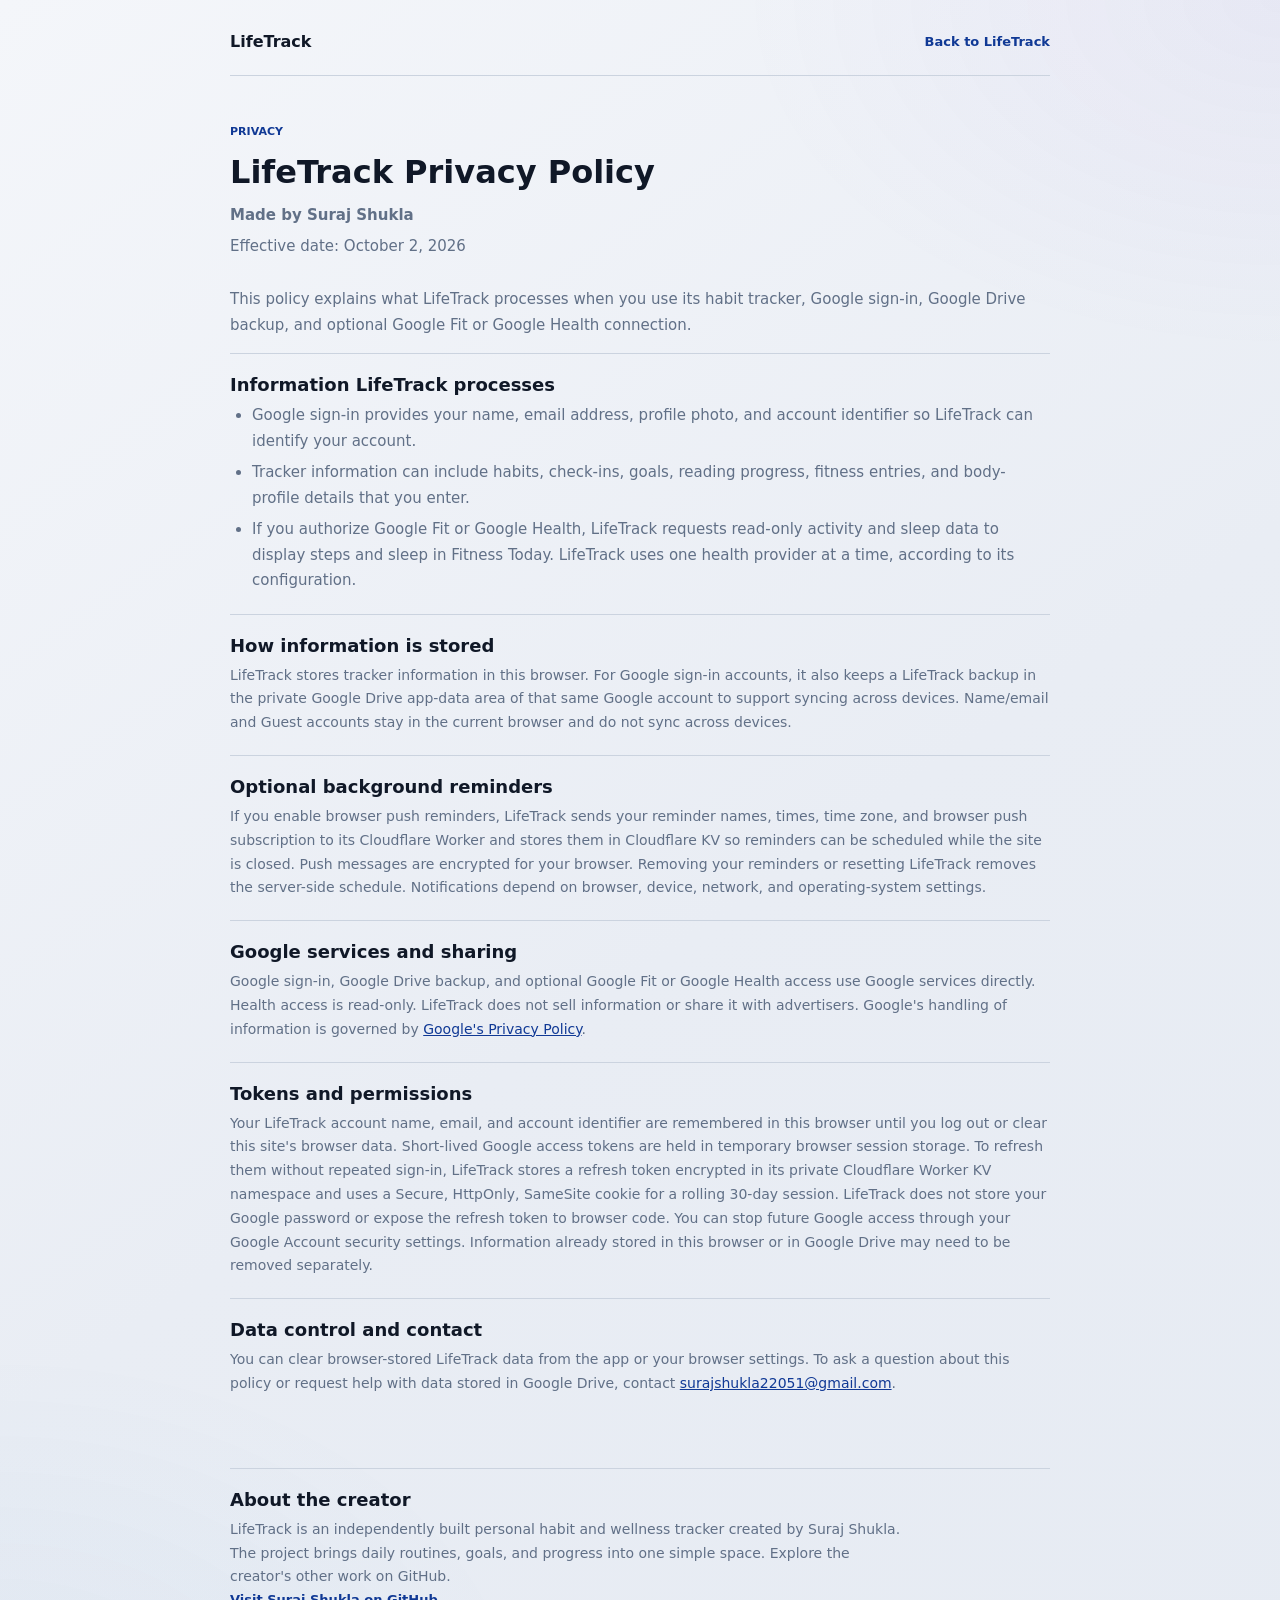
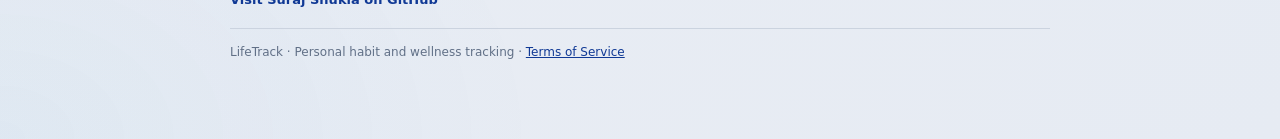
<file: privacy.html>
<!DOCTYPE html>
<html lang="en">
<head>
    <meta charset="UTF-8">
    <meta name="viewport" content="width=device-width, initial-scale=1.0">
    <meta name="theme-color" content="#e9edf4">
    <title>Privacy Policy · LifeTrack</title>
    <link rel="icon" type="image/png" href="lifetrack-logo.png" media="(prefers-color-scheme: light)">
    <link rel="icon" type="image/png" href="lifetrack-logo-dark.png" media="(prefers-color-scheme: dark)">
    <link rel="apple-touch-icon" href="lifetrack-logo-192.png">
    <link rel="stylesheet" href="dashboard.css">
    <style>
        .privacy-body { min-height: 100vh; padding: 24px; }
        .privacy-wrap { width: min(100%, 820px); margin: 0 auto; }
        .privacy-header { display: flex; align-items: center; justify-content: space-between; gap: 16px; padding: 8px 0 24px; border-bottom: 1px solid var(--line); }
        .privacy-brand { color: var(--text); font-size: 16px; font-weight: 800; text-decoration: none; }
        .privacy-header a:last-child { color: var(--primary-strong); font-size: 13px; font-weight: 700; text-decoration: none; }
        .privacy-main { padding: 36px 0 56px; }
        .privacy-main .eyebrow { color: var(--primary-strong); font-size: 11px; font-weight: 800; }
        .privacy-main h1 { margin: 8px 0; font-size: 32px; line-height: 1.2; }
        .privacy-byline { margin: 12px 0 5px; color: var(--primary-strong); font-size: 14px; font-weight: 700; }
        .privacy-date { margin: 0 0 28px; color: var(--muted); font-size: 13px; }
        .privacy-main > p, .privacy-main li { color: var(--muted); font-size: 15px; line-height: 1.7; }
        .privacy-main section { padding: 20px 0; border-top: 1px solid var(--line); }
        .privacy-main h2 { margin: 0 0 8px; font-size: 18px; }
        .privacy-main section p { margin: 0; color: var(--muted); font-size: 14px; line-height: 1.7; }
        .privacy-main ul { margin: 8px 0 0; padding-left: 22px; }
        .privacy-main li + li { margin-top: 6px; }
        .privacy-main a { color: var(--primary-strong); overflow-wrap: anywhere; }
        .creator-section { margin-top: 52px; padding-top: 22px; border-top: 1px solid var(--line); }
        .creator-section p { max-width: 680px; margin: 0 0 12px; color: var(--muted); font-size: 14px; line-height: 1.7; }
        .creator-section a { font-size: 13px; font-weight: 700; text-decoration: none; }
        .privacy-footer { padding-top: 16px; color: var(--muted); border-top: 1px solid var(--line); font-size: 12px; }
        @media (max-width: 520px) {
            .privacy-body { padding: 16px; }
            .privacy-main { padding-top: 28px; }
            .privacy-main h1 { font-size: 27px; }
        }
    </style>
</head>
<body class="privacy-body">
    <div class="privacy-wrap">
        <header class="privacy-header">
            <a class="privacy-brand" href="./index.html">LifeTrack</a>
            <a href="./index.html">Back to LifeTrack</a>
        </header>

        <main class="privacy-main">
            <p class="eyebrow">PRIVACY</p>
            <h1>LifeTrack Privacy Policy</h1>
            <p class="privacy-byline">Made by Suraj Shukla</p>
            <p class="privacy-date">Effective date: October 2, 2026</p>
            <p>This policy explains what LifeTrack processes when you use its habit tracker, Google sign-in, Google Drive backup, and optional Google Fit or Google Health connection.</p>

            <section>
                <h2>Information LifeTrack processes</h2>
                <ul>
                    <li>Google sign-in provides your name, email address, profile photo, and account identifier so LifeTrack can identify your account.</li>
                    <li>Tracker information can include habits, check-ins, goals, reading progress, fitness entries, and body-profile details that you enter.</li>
                    <li>If you authorize Google Fit or Google Health, LifeTrack requests read-only activity and sleep data to display steps and sleep in Fitness Today. LifeTrack uses one health provider at a time, according to its configuration.</li>
                </ul>
            </section>

            <section>
                <h2>How information is stored</h2>
                <p>LifeTrack stores tracker information in this browser. For Google sign-in accounts, it also keeps a LifeTrack backup in the private Google Drive app-data area of that same Google account to support syncing across devices. Name/email and Guest accounts stay in the current browser and do not sync across devices.</p>
            </section>

            <section>
                <h2>Optional background reminders</h2>
                <p>If you enable browser push reminders, LifeTrack sends your reminder names, times, time zone, and browser push subscription to its Cloudflare Worker and stores them in Cloudflare KV so reminders can be scheduled while the site is closed. Push messages are encrypted for your browser. Removing your reminders or resetting LifeTrack removes the server-side schedule. Notifications depend on browser, device, network, and operating-system settings.</p>
            </section>

            <section>
                <h2>Google services and sharing</h2>
                <p>Google sign-in, Google Drive backup, and optional Google Fit or Google Health access use Google services directly. Health access is read-only. LifeTrack does not sell information or share it with advertisers. Google's handling of information is governed by <a href="https://policies.google.com/privacy">Google's Privacy Policy</a>.</p>
            </section>

            <section>
                <h2>Tokens and permissions</h2>
                <p>Your LifeTrack account name, email, and account identifier are remembered in this browser until you log out or clear this site's browser data. Short-lived Google access tokens are held in temporary browser session storage. To refresh them without repeated sign-in, LifeTrack stores a refresh token encrypted in its private Cloudflare Worker KV namespace and uses a Secure, HttpOnly, SameSite cookie for a rolling 30-day session. LifeTrack does not store your Google password or expose the refresh token to browser code. You can stop future Google access through your Google Account security settings. Information already stored in this browser or in Google Drive may need to be removed separately.</p>
            </section>

            <section>
                <h2>Data control and contact</h2>
                <p>You can clear browser-stored LifeTrack data from the app or your browser settings. To ask a question about this policy or request help with data stored in Google Drive, contact <a href="mailto:surajshukla22051@gmail.com">surajshukla22051@gmail.com</a>.</p>
            </section>

            <section class="creator-section">
                <h2>About the creator</h2>
                <p>LifeTrack is an independently built personal habit and wellness tracker created by Suraj Shukla. The project brings daily routines, goals, and progress into one simple space. Explore the creator's other work on GitHub.</p>
                <a href="https://github.com/surajshukla22051-prog" target="_blank" rel="noopener noreferrer">Visit Suraj Shukla on GitHub</a>
            </section>

            <footer class="privacy-footer">LifeTrack · Personal habit and wellness tracking · <a href="./terms.html">Terms of Service</a></footer>
        </main>
    </div>
</body>
</html>
</file>
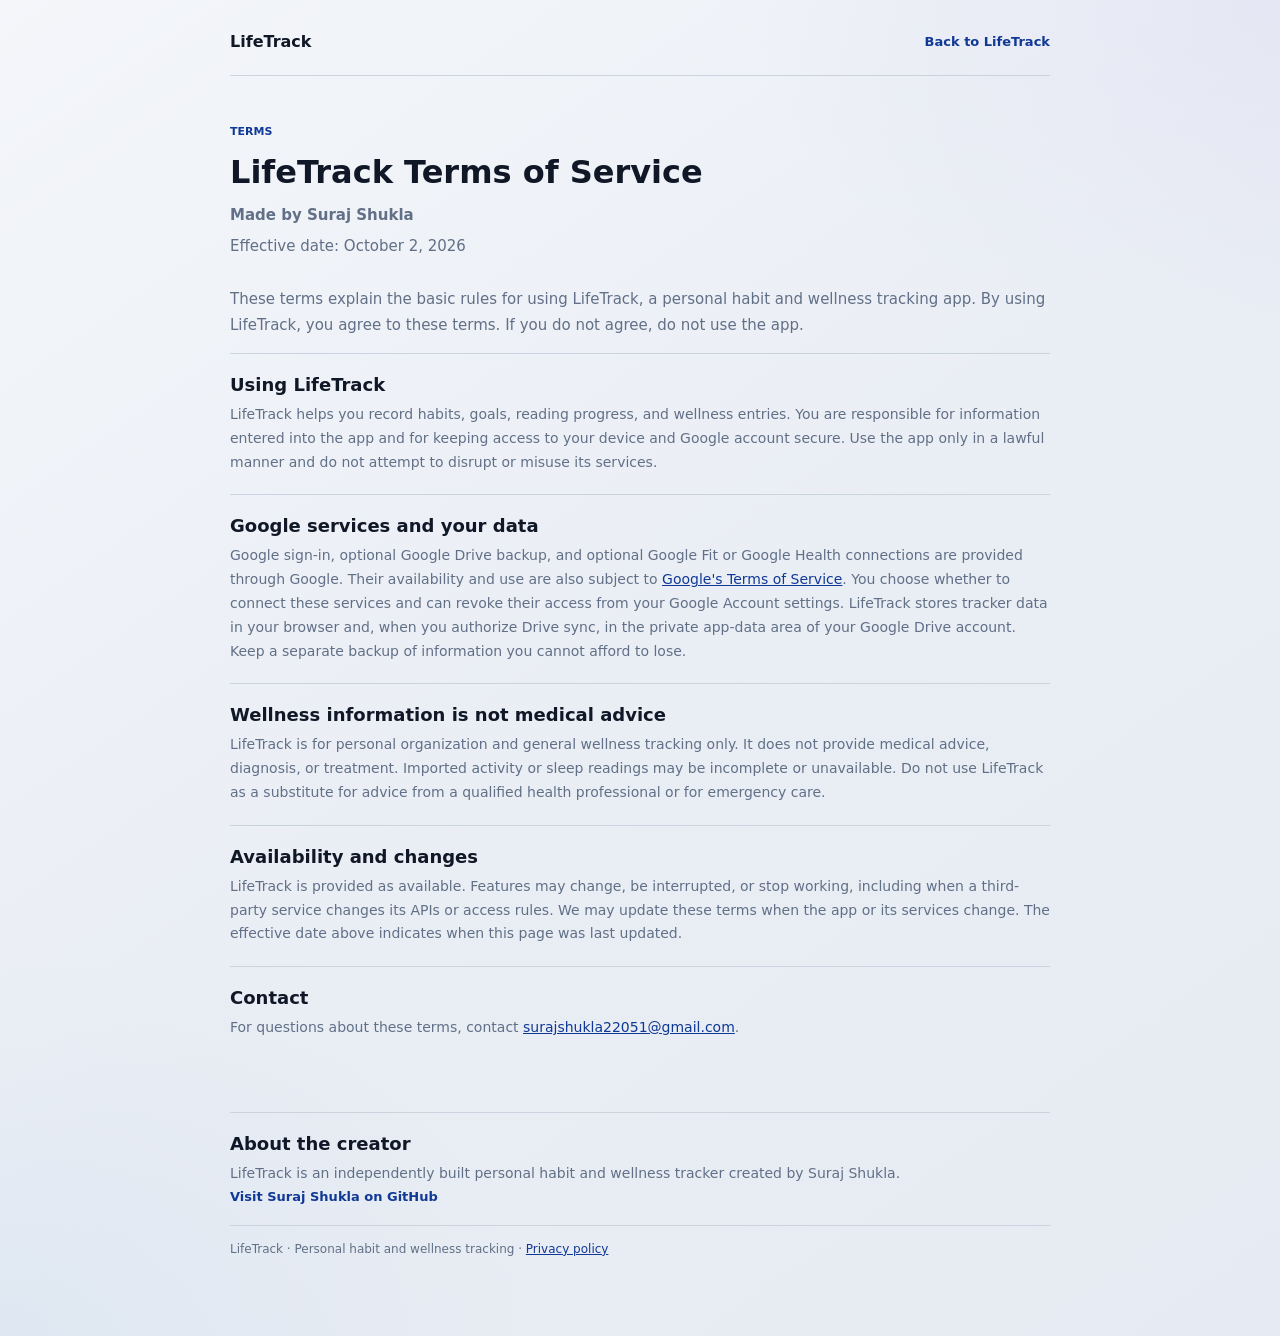
<file: terms.html>
<!DOCTYPE html>
<html lang="en">
<head>
    <meta charset="UTF-8">
    <meta name="viewport" content="width=device-width, initial-scale=1.0">
    <meta name="theme-color" content="#e9edf4">
    <title>Terms of Service · LifeTrack</title>
    <link rel="icon" type="image/png" href="lifetrack-logo.png" media="(prefers-color-scheme: light)">
    <link rel="icon" type="image/png" href="lifetrack-logo-dark.png" media="(prefers-color-scheme: dark)">
    <link rel="apple-touch-icon" href="lifetrack-logo-192.png">
    <link rel="stylesheet" href="dashboard.css">
    <style>
        .privacy-body { min-height: 100vh; padding: 24px; }
        .privacy-wrap { width: min(100%, 820px); margin: 0 auto; }
        .privacy-header { display: flex; align-items: center; justify-content: space-between; gap: 16px; padding: 8px 0 24px; border-bottom: 1px solid var(--line); }
        .privacy-brand { color: var(--text); font-size: 16px; font-weight: 800; text-decoration: none; }
        .privacy-header a:last-child { color: var(--primary-strong); font-size: 13px; font-weight: 700; text-decoration: none; }
        .privacy-main { padding: 36px 0 56px; }
        .privacy-main .eyebrow { color: var(--primary-strong); font-size: 11px; font-weight: 800; }
        .privacy-main h1 { margin: 8px 0; font-size: 32px; line-height: 1.2; }
        .privacy-byline { margin: 12px 0 5px; color: var(--primary-strong); font-size: 14px; font-weight: 700; }
        .privacy-date { margin: 0 0 28px; color: var(--muted); font-size: 13px; }
        .privacy-main > p, .privacy-main li { color: var(--muted); font-size: 15px; line-height: 1.7; }
        .privacy-main section { padding: 20px 0; border-top: 1px solid var(--line); }
        .privacy-main h2 { margin: 0 0 8px; font-size: 18px; }
        .privacy-main section p { margin: 0; color: var(--muted); font-size: 14px; line-height: 1.7; }
        .privacy-main ul { margin: 8px 0 0; padding-left: 22px; }
        .privacy-main li + li { margin-top: 6px; }
        .privacy-main a { color: var(--primary-strong); overflow-wrap: anywhere; }
        .creator-section { margin-top: 52px; padding-top: 22px; border-top: 1px solid var(--line); }
        .creator-section p { max-width: 680px; margin: 0 0 12px; color: var(--muted); font-size: 14px; line-height: 1.7; }
        .creator-section a { font-size: 13px; font-weight: 700; text-decoration: none; }
        .privacy-footer { padding-top: 16px; color: var(--muted); border-top: 1px solid var(--line); font-size: 12px; }
        @media (max-width: 520px) {
            .privacy-body { padding: 16px; }
            .privacy-main { padding-top: 28px; }
            .privacy-main h1 { font-size: 27px; }
        }
    </style>
</head>
<body class="privacy-body">
    <div class="privacy-wrap">
        <header class="privacy-header">
            <a class="privacy-brand" href="./index.html">LifeTrack</a>
            <a href="./index.html">Back to LifeTrack</a>
        </header>

        <main class="privacy-main">
            <p class="eyebrow">TERMS</p>
            <h1>LifeTrack Terms of Service</h1>
            <p class="privacy-byline">Made by Suraj Shukla</p>
            <p class="privacy-date">Effective date: October 2, 2026</p>
            <p>These terms explain the basic rules for using LifeTrack, a personal habit and wellness tracking app. By using LifeTrack, you agree to these terms. If you do not agree, do not use the app.</p>

            <section>
                <h2>Using LifeTrack</h2>
                <p>LifeTrack helps you record habits, goals, reading progress, and wellness entries. You are responsible for information entered into the app and for keeping access to your device and Google account secure. Use the app only in a lawful manner and do not attempt to disrupt or misuse its services.</p>
            </section>

            <section>
                <h2>Google services and your data</h2>
                <p>Google sign-in, optional Google Drive backup, and optional Google Fit or Google Health connections are provided through Google. Their availability and use are also subject to <a href="https://policies.google.com/terms" target="_blank" rel="noopener noreferrer">Google's Terms of Service</a>. You choose whether to connect these services and can revoke their access from your Google Account settings. LifeTrack stores tracker data in your browser and, when you authorize Drive sync, in the private app-data area of your Google Drive account. Keep a separate backup of information you cannot afford to lose.</p>
            </section>

            <section>
                <h2>Wellness information is not medical advice</h2>
                <p>LifeTrack is for personal organization and general wellness tracking only. It does not provide medical advice, diagnosis, or treatment. Imported activity or sleep readings may be incomplete or unavailable. Do not use LifeTrack as a substitute for advice from a qualified health professional or for emergency care.</p>
            </section>

            <section>
                <h2>Availability and changes</h2>
                <p>LifeTrack is provided as available. Features may change, be interrupted, or stop working, including when a third-party service changes its APIs or access rules. We may update these terms when the app or its services change. The effective date above indicates when this page was last updated.</p>
            </section>

            <section>
                <h2>Contact</h2>
                <p>For questions about these terms, contact <a href="mailto:surajshukla22051@gmail.com">surajshukla22051@gmail.com</a>.</p>
            </section>

            <section class="creator-section">
                <h2>About the creator</h2>
                <p>LifeTrack is an independently built personal habit and wellness tracker created by Suraj Shukla.</p>
                <a href="https://github.com/surajshukla22051-prog" target="_blank" rel="noopener noreferrer">Visit Suraj Shukla on GitHub</a>
            </section>

            <footer class="privacy-footer">LifeTrack · Personal habit and wellness tracking · <a href="./privacy.html">Privacy policy</a></footer>
        </main>
    </div>
</body>
</html>
</file>
<file: dashboard.css>
:root {
    --bg: #e9edf4;
    --panel: #ffffff;
    --panel-soft: #f2f4f8;
    --text: #101827;
    --muted: #617087;
    --line: #cbd3df;
    --primary: #174bc1;
    --primary-strong: #103995;
    --primary-glow: rgba(29, 78, 216, 0.24);
    --accent: #7652d6;
    --accent-glow: rgba(118, 82, 214, 0.20);
    --tertiary: #087fce;
    --tertiary-glow: rgba(8, 127, 206, 0.18);
    --warm: #d76c50;
    --warm-glow: rgba(215, 108, 80, 0.18);
    --track: #d8deea;
    --rail: #0a1020;
    --rail-text: #f4f7fc;
    --rail-muted: #a8b6cc;
    --rail-active-glow: rgba(74, 130, 255, 0.30);
    font-family: Inter, ui-sans-serif, system-ui, -apple-system, BlinkMacSystemFont, "Segoe UI", sans-serif;
    --sidebar-closed: 68px;
    --sidebar-open: 240px;
}

* {
    box-sizing: border-box;
}

html {
    background: var(--bg);
}

body {
    min-width: 0;
    min-height: 100vh;
    margin: 0;
    overflow-x: hidden;
    color: var(--text);
    background: var(--bg);
    transition: background 200ms ease, color 200ms ease;
}

/* ---------- Dark mode: shiny blue-black ---------- */
body.dark {
    --bg: #05070c;
    --panel: #0c1018;
    --panel-soft: #121a27;
    --text: #edf2fb;
    --muted: #9aa9bf;
    --line: #293447;
    --primary: #75a5ff;
    --primary-strong: #a8c5ff;
    --primary-glow: rgba(91, 142, 255, 0.42);
    --accent: #b69aff;
    --accent-glow: rgba(160, 123, 255, 0.30);
    --tertiary: #52c7ff;
    --tertiary-glow: rgba(58, 183, 255, 0.25);
    --warm: #ff9a79;
    --warm-glow: rgba(255, 126, 97, 0.24);
    --track: #1c2635;
    --rail: #02040a;
    --rail-text: #f1f5fb;
    --rail-muted: #97a8c2;
    --rail-active-glow: rgba(78, 130, 255, 0.34);
}

body.dark::before {
    content: "";
    position: fixed;
    inset: 0;
    z-index: -1;
    pointer-events: none;
    background:
        radial-gradient(560px 420px at 8% 6%, rgba(47, 102, 226, 0.16), transparent 60%),
        radial-gradient(620px 460px at 96% 88%, rgba(160, 123, 255, 0.10), transparent 60%),
        radial-gradient(520px 380px at 54% 48%, rgba(58, 183, 255, 0.035), transparent 65%);
}

body:not(.dark) {
    background:
        radial-gradient(800px 520px at 100% 0%, rgba(118, 82, 214, 0.055), transparent 68%),
        radial-gradient(780px 560px at 0% 100%, rgba(8, 127, 206, 0.045), transparent 70%),
        linear-gradient(145deg, #f4f6fa 0%, var(--bg) 54%, #e6ebf3 100%);
}

button,
select,
input {
    font: inherit;
    letter-spacing: 0;
}

button {
    touch-action: manipulation;
}

button:focus-visible,
select:focus-visible,
input:focus-visible {
    outline: 3px solid var(--primary-glow);
    outline-offset: 2px;
}

.app { min-height: calc(100vh - 48px); }

.sidebar {
    position: fixed;
    inset: 0 auto 0 0;
    z-index: 40;
    display: flex;
    flex-direction: column;
    align-items: stretch;
    gap: 8px;
    width: var(--sidebar-closed);
    height: 100dvh;
    padding: 12px 9px;
    overflow-x: hidden;
    overflow-y: auto;
    color: var(--rail-text);
    border-right: 1px solid rgba(173, 194, 231, 0.16);
    background: linear-gradient(180deg, #111b30 0%, var(--rail) 52%, #03060d 100%);
    box-shadow: 8px 0 28px rgba(5, 15, 35, 0.24), 1px 0 0 rgba(255,255,255,.04) inset;
    transition: width 220ms ease, box-shadow 220ms ease;
}

.sidebar:hover,
.sidebar:focus-within {
    width: var(--sidebar-open);
}

.logo,
.nav-item,
.theme-button,
.topbar,
.top-actions,
.panel-header,
.user-info,
.progress-content,
.add-habit {
    display: flex;
    align-items: center;
}

.logo {
    flex: 0 0 auto;
    min-width: 220px;
    gap: 12px;
    margin: 0 0 12px;
}

.logo-box,
.profile {
    display: grid;
    width: 44px;
    min-width: 44px;
    height: 44px;
    place-items: center;
    border-radius: 10px;
    font-weight: 800;
    overflow: hidden;
}

.logo-box {
    background: #ffffff;
    box-shadow: 0 0 0 2px rgba(219, 228, 241, 0.72), 0 5px 18px rgba(31, 69, 142, 0.32);
}

.logo-box img {
    display: block;
    width: 100%;
    height: 100%;
    object-fit: cover;
}

.logo-box .logo-image-dark {
    display: none;
}

body.dark .logo-box {
    background: #000000;
    box-shadow: 0 0 0 2px rgba(203, 218, 239, 0.40), 0 0 20px rgba(69, 119, 232, 0.28);
}

body.dark .logo-box .logo-image-light {
    display: none;
}

body.dark .logo-box .logo-image-dark {
    display: block;
}

.profile {
    color: #ffffff;
    background: linear-gradient(145deg, #3176ef, #123eaa);
    box-shadow: 0 4px 14px rgba(37, 80, 166, 0.34);
}

.logo-text,
.quote-box {
    opacity: 0;
    transform: translateX(-8px);
    transition: opacity 160ms ease 40ms, transform 220ms cubic-bezier(0.2, 0.8, 0.2, 1) 40ms;
}

.sidebar:hover .nav-text,
.sidebar:focus-within .nav-text {
    opacity: 1;
    transform: translateX(0);
}

.sidebar:hover .logo-text,
.sidebar:focus-within .logo-text,
.sidebar:hover .quote-box,
.sidebar:focus-within .quote-box {
    opacity: 1;
    transform: translateX(0);
}

.logo-text,
.nav-text {
    min-width: 0;
    overflow: hidden;
    text-overflow: ellipsis;
    white-space: nowrap;
}

.nav-text {
    opacity: 1;
    transform: none;
}

.sidebar .nav-text {
    opacity: 0;
    transform: translateX(-8px);
    transition: opacity 160ms ease 40ms, transform 220ms cubic-bezier(0.2, 0.8, 0.2, 1) 40ms;
}

.sidebar:hover .nav-text,
.sidebar:focus-within .nav-text {
    opacity: 1;
    transform: translateX(0);
}

.logo h2,
.logo p,
.panel h2,
.page-card h2 {
    margin: 0;
    overflow-wrap: anywhere;
}

.logo h2 {
    font-size: 18px;
}

.logo p {
    margin-top: 2px;
    color: var(--rail-muted);
    font-size: 12px;
}

.nav-item, .theme-button {
    display: inline-flex;
    align-items: center;
    justify-content: center;
    gap: 8px;
    min-width: 0;
    min-height: 40px;
    padding: 7px 12px;
    color: var(--muted);
    border: 1px solid var(--line);
    border-radius: 9px;
    background: var(--panel);
    cursor: pointer;
    font-size: 13px;
    font-weight: 700;
    text-align: center;
    white-space: nowrap;
    transition: color 160ms ease, background 160ms ease, border-color 160ms ease, box-shadow 160ms ease;
}

.navigation {
    display: grid;
    flex: 0 0 auto;
    gap: 6px;
    min-width: 220px;
}

.sidebar .nav-item,
.sidebar .theme-button {
    justify-content: flex-start;
    width: 220px;
    min-width: 220px;
    min-height: 42px;
    color: var(--rail-muted);
    border-color: transparent;
    background: transparent;
    text-align: left;
}

.sidebar .nav-item:hover,
.sidebar .theme-button:hover,
.sidebar .nav-item.active {
    color: var(--rail-text);
    border-color: rgba(131, 171, 255, 0.46);
    background: linear-gradient(100deg, rgba(44, 95, 195, 0.38), rgba(173, 195, 228, 0.08));
}

.sidebar .nav-item.active {
    box-shadow: inset 3px 0 0 #8cb4ff, 0 0 20px var(--rail-active-glow);
}

.nav-icon {
    display: grid;
    width: 28px;
    min-width: 28px;
    height: 28px;
    place-items: center;
    font-size: 17px;
    line-height: 1;
}

.nav-item:hover, .theme-button:hover, .nav-item.active {
    color: var(--primary-strong);
    background: var(--panel-soft);
    border-color: var(--primary);
}
.nav-item.active { box-shadow: 0 0 0 2px var(--primary-glow); }
.theme-button { color: var(--text); }

.sidebar-bottom {
    display: grid;
    flex: 0 0 auto;
    min-width: 220px;
    gap: 10px;
    margin-top: auto;
}

.sidebar .theme-button {
    margin-top: 0;
}

.quote-box {
    width: 220px;
    padding: 14px;
    overflow: hidden;
    border: 1px solid rgba(172, 194, 231, 0.20);
    border-radius: 10px;
    background: linear-gradient(140deg, rgba(76, 113, 177, 0.16), rgba(255, 255, 255, 0.035));
}

.quote-box small,
.eyebrow,
.stat-title {
    color: var(--muted);
    font-size: 11px;
    font-weight: 800;
    letter-spacing: 0;
}

.quote-box small {
    color: var(--rail-muted);
}

.quote-box p {
    margin: 8px 0 0;
    color: var(--rail-text);
    font-size: 13px;
    line-height: 1.45;
    overflow-wrap: anywhere;
}

.main-content {
    width: calc(100% - var(--sidebar-closed));
    min-width: 0;
    min-height: calc(100vh - 48px);
    margin-left: var(--sidebar-closed);
    padding: 34px clamp(24px, 4vw, 64px) 44px;
}

.topbar,
.section {
    width: min(100%, 1500px);
    margin-right: auto;
    margin-left: auto;
}

.topbar {
    justify-content: space-between;
    gap: 24px;
    margin-bottom: 28px;
}

.topbar > *,
.top-actions,
.user-info,
.panel-header > * {
    min-width: 0;
}

.topbar h1 {
    margin: 5px 0 0;
    font-size: 34px;
    line-height: 1.12;
    overflow-wrap: anywhere;
}

.top-actions {
    flex-wrap: wrap;
    justify-content: flex-end;
    gap: 10px;
}

select,
input {
    height: 42px;
    max-width: 100%;
    color: var(--text);
    border: 1px solid var(--line);
    border-radius: 8px;
    background: var(--panel);
    box-shadow: 0 1px 2px rgba(15, 47, 95, 0.03);
    transition: border-color 160ms ease, box-shadow 160ms ease, background 200ms ease, color 200ms ease;
}

select:focus,
input:focus {
    border-color: var(--primary);
}

select {
    min-width: 126px;
    padding: 0 34px 0 12px;
    cursor: pointer;
}

input {
    width: min(360px, 100%);
    min-width: 0;
    padding: 0 12px;
}

.user-info {
    gap: 9px;
}

.user-name {
    min-width: 0;
    overflow: hidden;
    color: var(--muted);
    font-weight: 700;
    text-overflow: ellipsis;
    white-space: nowrap;
}

.section {
    display: none;
}

.active-section {
    display: block;
}

.stats-grid,
.main-grid,
.bottom-grid {
    display: grid;
    gap: 16px;
}

.stats-grid {
    grid-template-columns: repeat(3, minmax(0, 1fr));
}

.main-grid {
    grid-template-columns: minmax(0, 1.7fr) minmax(300px, 0.8fr);
    margin-top: 16px;
}

.streak-panel {
    display: flex;
    min-height: 0;
    flex-direction: column;
}

.habit-panel {
    align-self: start;
}

.streak-panel .streak-list {
    min-height: 0;
    flex: 1;
    overflow-y: auto;
    align-content: start;
}

.bottom-grid {
    grid-template-columns: repeat(2, minmax(0, 1fr));
    margin-top: 16px;
}

.completion-panel { display: flex; flex-direction: column; }

.panel,
.stat-card,
.page-card {
    min-width: 0;
    border: 1px solid var(--line);
    border-radius: 12px;
    background: var(--panel);
    background: linear-gradient(145deg, var(--panel), color-mix(in srgb, var(--panel) 94%, var(--track)));
    box-shadow: 0 12px 28px rgba(21, 37, 68, 0.075), 0 1px 0 rgba(255,255,255,.78) inset;
    transition: transform 200ms ease, background 200ms ease, border-color 200ms ease, box-shadow 200ms ease;
}

body.dark .panel,
body.dark .stat-card,
body.dark .page-card {
    box-shadow: 0 16px 38px rgba(0, 0, 0, 0.38), 0 1px 0 rgba(207, 221, 241, 0.045) inset;
    background: linear-gradient(145deg, #111824, var(--panel) 72%);
}

.panel:hover,
.stat-card:hover,
.page-card:hover {
    border-color: color-mix(in srgb, var(--primary) 42%, var(--line));
    box-shadow: 0 16px 34px rgba(17, 43, 91, 0.12), 0 1px 0 rgba(255,255,255,.78) inset;
}

body.dark .panel:hover,
body.dark .stat-card:hover,
body.dark .page-card:hover {
    box-shadow: 0 18px 42px rgba(0, 0, 0, 0.46), 0 0 20px rgba(66, 116, 232, 0.10), 0 1px 0 rgba(207, 221, 241, 0.06) inset;
}

.panel,
.page-card {
    padding: 22px;
}

.stat-card {
    padding: 19px;
    border-top: 3px solid color-mix(in srgb, var(--primary) 76%, #d6e2f5);
}

body.dark .stat-card {
    box-shadow: 0 10px 26px rgba(0, 0, 0, 0.45), 0 -1px 0 0 var(--primary-glow) inset;
}

.stat-card:nth-child(2) {
    border-top-color: var(--accent);
}

body.dark .stat-card:nth-child(2) {
    box-shadow: 0 10px 26px rgba(0, 0, 0, 0.45), 0 -1px 0 0 var(--accent-glow) inset;
}

.stat-card:nth-child(3) {
    border-top-color: var(--warm);
}

body.dark .stat-card:nth-child(3) {
    box-shadow: 0 10px 26px rgba(0, 0, 0, 0.45), 0 -1px 0 0 var(--warm-glow) inset;
}

.stat-card h2 {
    margin: 8px 0 2px;
    font-size: 34px;
    line-height: 1;
    overflow-wrap: anywhere;
}

.stat-card p,
.page-card p {
    margin: 0;
    color: var(--muted);
    overflow-wrap: anywhere;
}

.panel-header {
    flex-wrap: wrap;
    justify-content: space-between;
    align-items: flex-start;
    gap: 12px;
    margin-bottom: 16px;
}

.panel h2,
.page-card h2 {
    margin-top: 3px;
    font-size: 20px;
    line-height: 1.2;
}

.secondary-button,
.primary-button {
    min-height: 40px;
    max-width: 100%;
    padding: 9px 14px;
    overflow-wrap: anywhere;
    color: #ffffff;
    border: 1px solid var(--primary);
    border-radius: 8px;
    background: linear-gradient(135deg, #2862d5, #123e9e);
    box-shadow: 0 5px 15px var(--primary-glow), 0 1px 0 rgba(255,255,255,.25) inset;
    cursor: pointer;
    transition: background 160ms ease, border-color 160ms ease, transform 160ms ease, box-shadow 160ms ease;
}

.secondary-button {
    color: var(--primary-strong);
    background: transparent;
    box-shadow: none;
}

.primary-button:hover {
    border-color: var(--primary-strong);
    background: linear-gradient(135deg, #3678f0, #123e9e);
    box-shadow: 0 8px 23px var(--primary-glow), 0 1px 0 rgba(255,255,255,.28) inset;
}

.secondary-button:hover {
    color: #ffffff;
    background: var(--primary);
    box-shadow: 0 4px 12px var(--primary-glow);
}

.primary-button:active,
.secondary-button:active {
    transform: translateY(1px);
}

.table-wrapper {
    max-width: 100%;
    overflow: auto;
    border: 1px solid var(--line);
    border-radius: 10px;
    background: var(--panel-soft);
}

.habit-table {
    width: 100%;
    min-width: 800px;
    border-collapse: collapse;
}

.habit-table th,
.habit-table td {
    min-width: 38px;
    height: 42px;
    padding: 7px;
    border-right: 1px solid var(--line);
    border-bottom: 1px solid var(--line);
    text-align: center;
}

.habit-table th {
    color: var(--muted);
    font-size: 12px;
    font-weight: 800;
}

.habit-table th:first-child,
.habit-table td:first-child {
    position: sticky;
    left: 0;
    z-index: 1;
    min-width: 168px;
    max-width: 168px;
    overflow: hidden;
    color: var(--text);
    background: var(--panel);
    text-align: left;
    text-overflow: ellipsis;
    white-space: nowrap;
}

.habit-table td:first-child {
    cursor: grab;
    touch-action: none;
}

.habit-table td:first-child:active {
    cursor: grabbing;
}

.habit-table td:first-child.is-reorder-selected {
    outline: 2px solid var(--primary);
    outline-offset: -2px;
}

.habit-table tbody tr.is-dragging {
    opacity: 0.55;
}

.habit-table tbody tr.drop-before td {
    border-top: 2px solid var(--primary);
}

.habit-table tbody tr.drop-after td {
    border-bottom: 2px solid var(--primary);
}

/* ---------- Habit tracker: clean rounded-square tick boxes ---------- */
.habit-box {
    position: relative;
    display: inline-grid;
    place-items: center;
    width: 30px;
    height: 30px;
    vertical-align: middle;
    cursor: pointer;
    -webkit-tap-highlight-color: transparent;
}

.habit-box .habit-check {
    position: absolute;
    inset: 0;
    z-index: 2;
    width: 100%;
    height: 100%;
    min-width: 0;
    margin: 0;
    padding: 0;
    border: 0;
    opacity: 0;
    cursor: pointer;
    box-shadow: none;
}

.habit-box .box {
    display: grid;
    place-items: center;
    width: 24px;
    height: 24px;
    border-radius: 8px;
    border: 1.5px solid color-mix(in srgb, var(--muted) 45%, transparent);
    background: var(--panel);
    transition: transform 140ms ease, background 180ms ease, border-color 180ms ease, box-shadow 180ms ease;
}

body.dark .habit-box .box {
    background: rgba(255, 255, 255, 0.02);
    border-color: rgba(142, 163, 199, 0.32);
}

.habit-box:hover .box {
    transform: translateY(-1px);
    border-color: var(--primary);
    box-shadow: 0 3px 8px var(--primary-glow);
}

.habit-box:active .box {
    transform: scale(0.92);
}

.habit-box .habit-check:focus-visible + .box {
    outline: 3px solid var(--primary-glow);
    outline-offset: 2px;
}

.habit-box .box svg {
    width: 14px;
    height: 14px;
    fill: none;
    stroke: #ffffff;
    stroke-width: 3.2;
    stroke-linecap: round;
    stroke-linejoin: round;
    stroke-dasharray: 26;
    stroke-dashoffset: 26;
    transition: stroke-dashoffset 220ms ease 40ms;
}

.habit-box .habit-check:checked + .box {
    border-color: transparent;
    background: linear-gradient(160deg, var(--primary), var(--primary-strong));
    box-shadow: 0 2px 6px var(--primary-glow);
}

body.dark .habit-box .habit-check:checked + .box {
    background: linear-gradient(160deg, var(--primary), #315fb8);
}

body.dark .habit-box .box svg {
    stroke: #08111f;
}

.habit-box .habit-check:checked + .box svg {
    stroke-dashoffset: 0;
}

.habit-box .box.pop {
    animation: boxPop 220ms ease-out;
}

@keyframes boxPop {
    0% { transform: scale(0.9); }
    60% { transform: scale(1.08); }
    100% { transform: scale(1); }
}

/* future days: locked */
.habit-box.locked,
.habit-box.locked .habit-check {
    cursor: not-allowed;
}

.habit-box.locked .box {
    border-style: dashed;
    border-color: var(--line);
    background: transparent;
    box-shadow: none;
    opacity: 0.4;
}

.habit-box.locked:hover .box,
.habit-box.locked:active .box {
    transform: none;
}

.habit-table tbody tr:hover td:not(:first-child):not(.today-cell) {
    background: color-mix(in srgb, var(--primary) 7%, transparent);
}

.table-wrapper {
    border-radius: 14px;
}

/* ---------- Completed habits "8 / 155" ---------- */
.stat-total {
    font-size: 0.55em;
    font-weight: 700;
    color: var(--muted);
}

.ring-card p.hit {
    color: var(--zone-green);
    font-weight: 700;
}

.gauge-since {
    margin-top: 2px;
    font-size: 11px;
    color: var(--muted);
}

/* ---------- Daily reminder ---------- */
.daily-reminder {
    display: grid;
    gap: 12px;
}

.reminder-top {
    display: flex;
    align-items: center;
    justify-content: space-between;
    flex-wrap: wrap;
    gap: 8px;
}

.reminder-date {
    font-size: 13px;
    font-weight: 800;
    color: var(--muted);
}

.tier-badge {
    padding: 4px 11px;
    border-radius: 999px;
    font-size: 12px;
    font-weight: 800;
    color: #ffffff;
}

.tier-red { background: var(--zone-red); }
.tier-orange { background: var(--zone-orange); }
.tier-yellow { background: var(--zone-yellow); color: #152b4c; }
.tier-green { background: var(--zone-green); color: #ffffff; }

.reminder-line {
    margin: 0;
    font-size: 13.5px;
    line-height: 1.5;
    color: var(--text);
}

.reminder-tiles {
    display: grid;
    grid-template-columns: repeat(4, minmax(0, 1fr));
    gap: 8px;
}

.r-tile {
    display: grid;
    gap: 2px;
    padding: 10px 6px;
    text-align: center;
    border: 1px solid var(--line);
    border-radius: 10px;
    background: var(--panel-soft);
}

.r-tile span { font-size: 18px; }
.r-tile strong { font-size: 14px; color: var(--text); }
.r-tile small { font-size: 11px; color: var(--muted); }

.reminder-work h3 {
    margin: 0 0 8px;
    font-size: 14px;
}

.plan-task-action { display: flex; justify-content: flex-end; margin-top: 8px; }
.plan-done { min-height: 34px; padding: 6px 12px; color: var(--primary-strong); border: 1px solid var(--line); border-radius: 8px; background: var(--panel); cursor: pointer; font-size: 12px; font-weight: 700; }
.plan-done.done { color: var(--zone-green); border-color: var(--zone-green); background: color-mix(in srgb, var(--zone-green) 12%, var(--panel)); }
.reminder-reading { display: grid; grid-template-columns: minmax(0, 1fr); align-items: stretch; gap: 10px; padding: 14px; border: 1px solid var(--line); border-radius: 10px; background: var(--panel-soft); }
.reminder-reading h3 { margin: 4px 0; font-size: 15px; }
.reminder-reading > div > strong, .reminder-reading > div > span { display: block; font-size: 12px; }
.reminder-reading > div > span, .reminder-reading p { color: var(--muted); }
.reminder-reading p { margin: 5px 0 0; font-size: 12px; }
.reading-actions { display: flex; flex-wrap: wrap; justify-content: flex-end; gap: 8px; }
.reading-actions .reading-online, .reading-actions .plan-done { display: inline-flex; flex: 0 1 160px; align-items: center; justify-content: center; min-width: 148px; min-height: 36px; padding: 7px 12px; box-sizing: border-box; font-size: 12px; line-height: 1.2; text-align: center; text-decoration: none; }
.reading-actions .plan-done:disabled { opacity: 0.62; }
.reading-book-copy { display: grid; gap: 4px; min-width: 0; }
.reading-book-copy h3 { margin: 2px 0; font-size: 15px; }
.reading-book-copy > strong, .reading-book-copy > span { font-size: 12px; }
.reading-book-copy > span, .reading-book-copy > p { color: var(--muted); }
.reading-book-copy > p { margin: 2px 0; font-size: 11.5px; }
.reading-page-controls { display: flex; align-items: center; gap: 9px; margin-top: 4px; }
.reading-page-controls button { width: 32px; height: 32px; color: var(--primary-strong); border: 1px solid var(--line); border-radius: 7px; background: var(--panel); cursor: pointer; font-weight: 800; }
.reading-page-controls button:disabled { color: var(--muted); opacity: 0.5; cursor: default; }
.reading-page-controls span { min-width: 110px; color: var(--text); font-size: 11px; font-weight: 700; text-align: center; }
.reading-progress { height: 6px; overflow: hidden; border-radius: 4px; background: var(--track); }
.reading-progress b { display: block; height: 100%; border-radius: inherit; background: var(--accent); transition: width 240ms ease; }
.reading-progress-label { color: var(--muted); font-size: 10.5px; }
.plan-done:disabled { color: var(--muted); opacity: 0.65; cursor: default; }
.reading-goal-card { margin-bottom: 16px; }
.reading-goal-card .hc-main { align-items: center; }
.reading-edition { display: flex; align-items: center; justify-content: space-between; gap: 12px; color: var(--muted); font-size: 12px; font-weight: 700; }
.reading-edition input { width: 90px; height: 36px; padding: 0 8px; text-align: center; }
.reading-completed { margin: 0; padding-top: 9px; color: var(--muted); border-top: 1px solid var(--line); font-size: 11.5px; }

.reminder-list {
    display: grid;
    gap: 6px;
    margin: 0 0 6px;
    padding: 0;
    list-style: none;
}

.reminder-list li {
    display: flex;
    justify-content: space-between;
    gap: 10px;
    padding: 9px 12px;
    font-size: 13px;
    border: 1px solid var(--line);
    border-left: 4px solid var(--primary);
    border-radius: 8px;
    background: var(--panel-soft);
}

.tier-border-red li { border-left-color: var(--zone-red); }
.tier-border-orange li { border-left-color: var(--zone-orange); }
.tier-border-yellow li { border-left-color: var(--zone-yellow); }
.tier-border-green li { border-left-color: var(--zone-green); }

.reminder-list li b {
    white-space: nowrap;
    color: var(--primary-strong);
}

.reminder-tip {
    padding: 10px 12px;
    font-size: 12.5px;
    line-height: 1.5;
    border-radius: 8px;
    background: var(--primary-glow);
}

.reminder-note {
    margin: 0;
    font-size: 11.5px;
    line-height: 1.5;
    color: var(--muted);
}

.body-form {
    display: grid;
    grid-template-columns: repeat(3, minmax(0, 1fr));
    gap: 10px;
    align-items: end;
}

.body-form label {
    display: grid;
    gap: 5px;
    font-size: 12px;
    font-weight: 700;
    color: var(--muted);
}

.body-form input,
.body-form select {
    width: 100%;
    min-width: 0;
}

.body-form-actions {
    grid-column: 1 / -1;
    display: flex;
    flex-wrap: wrap;
    gap: 8px;
}

.body-form-error {
    display: none;
    grid-column: 1 / -1;
    margin: 0;
    font-size: 12px;
    font-weight: 700;
    color: var(--zone-red);
}

@media (max-width: 620px) {
    .reminder-tiles { grid-template-columns: repeat(2, minmax(0, 1fr)); }
    .body-form { grid-template-columns: 1fr 1fr; }
    .reminder-reading { grid-template-columns: 1fr; }
    .reading-actions { justify-content: stretch; }
    .reading-actions .reading-online, .reading-actions .plan-done { flex: 1 1 140px; min-width: 0; }
}

.today-cell {
    background: var(--primary-glow);
    box-shadow: inset 0 2px 0 var(--primary);
}

.progress-content {
    gap: 12px;
}

.progress-content strong {
    min-width: 54px;
    font-size: 27px;
    line-height: 1;
    color: var(--primary-strong);
}

.progress-bar {
    flex: 1;
    min-width: 0;
    height: 10px;
    overflow: hidden;
    border-radius: 6px;
    background: var(--track);
}

.progress-bar span {
    display: block;
    width: 0;
    height: 100%;
    border-radius: inherit;
    background: linear-gradient(90deg, var(--primary), var(--accent));
    transition: width 220ms ease;
}

body.dark .progress-bar span {
    box-shadow: 0 0 12px var(--primary-glow);
}

.goal-analysis,
.streak-list,
.analytics-summary,
.goal-page-list,
.manage-list {
    display: grid;
    gap: 10px;
}

.mini-card,
.manage-item {
    min-width: 0;
    padding: 13px;
    overflow-wrap: anywhere;
    border: 1px solid var(--line);
    border-radius: 8px;
    background: var(--panel-soft);
}

.mini-card strong {
    display: block;
    color: var(--text);
}

.mini-card p {
    margin: 4px 0 0;
    color: var(--muted);
}

/* ---------- Overall Progress gauge (semi-circle "pendulum" dial) ---------- */
.gauge-wrap {
    display: flex;
    justify-content: center;
    margin: 6px 0 2px;
}

.gauge-svg {
    width: 100%;
    max-width: 190px;
    height: auto;
    overflow: visible;
}

/* Progress zones: red 0-25, orange 25-50, yellow 50-75, blue 75-100 */
:root {
    --zone-red: #c83f56;
    --zone-orange: #d87524;
    --zone-yellow: #ba8b12;
    --zone-green: #16836b;
}

body.dark {
    --zone-red: #ff788d;
    --zone-orange: #ffad68;
    --zone-yellow: #f5cf68;
    --zone-green: #59d6ad;
}

.zone-red { stroke: var(--zone-red); color: var(--zone-red); }
.zone-orange { stroke: var(--zone-orange); color: var(--zone-orange); }
.zone-yellow { stroke: var(--zone-yellow); color: var(--zone-yellow); }
.zone-green { stroke: var(--zone-green); color: var(--zone-green); }

.zone-text-red { fill: var(--zone-red); color: var(--zone-red); }
.zone-text-orange { fill: var(--zone-orange); color: var(--zone-orange); }
.zone-text-yellow { fill: var(--zone-yellow); color: var(--zone-yellow); }
.zone-text-green { fill: var(--zone-green); color: var(--zone-green); }

.gauge-zone-dim {
    fill: none;
    stroke-linecap: butt;
    opacity: 0.2;
}

.gauge-zone {
    fill: none;
    stroke-linecap: butt;
    transition: stroke-dashoffset 260ms ease-out;
}

body.dark .gauge-zone {
    filter: drop-shadow(0 0 5px currentColor);
}

.gauge-feedback {
    display: flex;
    flex-direction: column;
    gap: 2px;
}

.gauge-feedback-title {
    font-size: 15px;
    font-weight: 800;
}

.gauge-needle {
    stroke: var(--text);
    stroke-width: 3;
    stroke-linecap: round;
    transition: x2 900ms cubic-bezier(0.2, 0.8, 0.2, 1), y2 900ms cubic-bezier(0.2, 0.8, 0.2, 1);
}

.gauge-pivot {
    fill: var(--text);
}

.gauge-value {
    font-size: 22px;
    font-weight: 800;
}

/* ---------- Circular progress rings (Goal vs Progress + Goals page) ---------- */
.rings-row {
    display: flex;
    flex-wrap: wrap;
    justify-content: space-between;
    gap: 14px;
}

#goalAnalysis.rings-row { display: grid; grid-template-columns: repeat(2, minmax(0, 148px)); justify-content: center; gap: 10px; }
#goalAnalysis .ring-card { gap: 6px; padding: 10px 8px; }
#goalAnalysis .ring-svg { width: 68px; height: 68px; }

.rings-grid {
    display: grid;
    grid-template-columns: repeat(auto-fit, minmax(140px, 1fr));
    gap: 16px;
}

.ring-card {
    display: flex;
    flex-direction: column;
    align-items: center;
    gap: 8px;
    min-width: 0;
    padding: 14px 10px;
    text-align: center;
    border: 1px solid var(--line);
    border-radius: 10px;
    background: var(--panel-soft);
}

.ring-card strong {
    font-size: 12.5px;
    color: var(--text);
}

.ring-card p {
    margin: -4px 0 0;
    font-size: 11px;
    color: var(--muted);
}

.ring-svg {
    overflow: visible;
}

.ring-track {
    fill: none;
    stroke: var(--track);
}

.ring-progress {
    fill: none;
    stroke-linecap: round;
    transition: stroke-dashoffset 900ms cubic-bezier(0.2, 0.8, 0.2, 1);
}

body.dark .ring-progress {
    filter: drop-shadow(0 0 5px var(--primary-glow));
}

.ring-text {
    fill: var(--text);
    font-weight: 800;
}

/* ---------- Analytics line/area chart ---------- */
.line-chart-wrap {
    margin: 14px 0 18px;
    padding: 16px 14px 10px;
    border: 1px solid var(--line);
    border-radius: 10px;
    background: var(--panel-soft);
}

.fit-trend-grid { display: grid; gap: 12px; }
.fit-trend-card { min-width: 0; padding: 12px 14px 10px; border: 1px solid var(--line); border-radius: 10px; background: var(--panel-soft); }
.fit-trend-head { display: flex; align-items: center; justify-content: space-between; gap: 10px; margin-bottom: 4px; }
.fit-trend-head strong { color: var(--text); font-size: 13px; }
.fit-trend-head span { color: var(--muted); font-size: 11px; }
.fit-trend-card .metric-trend-svg { height: auto; }

.line-chart-svg {
    width: 100%;
    height: 120px;
    display: block;
    overflow: visible;
}

.line-area {
    fill: url(#lineFill);
}

.line-stroke {
    fill: none;
    stroke: var(--primary);
    stroke-width: 1.6;
    stroke-linejoin: round;
    stroke-linecap: round;
    vector-effect: non-scaling-stroke;
}

body.dark .line-stroke {
    filter: drop-shadow(0 0 4px var(--primary-glow));
}

.line-dot {
    fill: var(--panel);
    stroke: var(--primary);
    stroke-width: 1.4;
    vector-effect: non-scaling-stroke;
}

@media (max-width: 620px) {
    #goalAnalysis.rings-row { grid-template-columns: repeat(2, minmax(0, 1fr)); }

    .gauge-svg {
        max-width: 170px;
    }

    .rings-row {
        justify-content: center;
    }

    .ring-card {
        flex: 1 1 100px;
    }
}

.completion-chart {
    display: flex;
    align-items: flex-end;
    gap: 7px;
    min-height: 200px;
    padding: 16px 6px 12px;
    overflow-x: auto;
    border-bottom: 1px solid var(--line);
}

.chart-col {
    display: flex;
    flex: 0 0 auto;
    flex-direction: column;
    align-items: center;
    gap: 7px;
    min-width: 22px;
}

.chart-bar-track {
    display: flex;
    align-items: flex-end;
    justify-content: center;
    width: 16px;
    height: 150px;
}

.bar {
    width: 100%;
    min-height: 6px;
    border-radius: 5px 5px 2px 2px;
    background: linear-gradient(180deg, var(--accent), var(--primary));
    transition: height 220ms ease, background 200ms ease;
}

body.dark .bar {
    box-shadow: 0 0 10px var(--primary-glow);
}

.chart-day {
    font-size: 10.5px;
    font-weight: 700;
    color: var(--muted);
}

.chart-col.today-col .bar {
    background: linear-gradient(180deg, #ffffff, var(--primary-strong));
    box-shadow: 0 0 0 2px var(--panel), 0 0 0 3px var(--primary), 0 0 12px var(--primary-glow);
}

.chart-col.today-col .chart-day {
    color: var(--primary-strong);
    font-weight: 800;
}

.add-habit {
    flex-wrap: wrap;
    gap: 10px;
    margin: 18px 0;
}

.add-habit input {
    flex: 1 1 220px;
}

.manage-item {
    position: relative;
    min-height: 48px;
    padding-right: 88px;
}

.delete-btn {
    position: absolute;
    top: 50%;
    right: 12px;
    max-width: 70px;
    padding: 4px;
    overflow: hidden;
    color: #e0555f;
    border: 0;
    background: transparent;
    cursor: pointer;
    font-weight: 700;
    text-overflow: ellipsis;
    white-space: nowrap;
    transform: translateY(-50%);
}

.lt-footer {
    display: grid;
    width: calc(100% - var(--sidebar-closed));
    min-height: 24px;
    margin-left: var(--sidebar-closed);
    padding: 3px 16px;
    place-items: center;
    color: var(--muted);
    font-size: 12px;
    text-align: center;
}
.footer-credit {
    color: var(--muted);
}
.footer-privacy {
    color: var(--muted);
    cursor: pointer !important;
    font-size: 11px;
    opacity: 0.62;
    text-decoration: none;
}
.footer-privacy:hover,
.footer-privacy:focus-visible {
    color: var(--muted);
    opacity: 1;
    text-decoration: none;
}
@media (max-width: 1100px) {
    .main-grid {
        grid-template-columns: 1fr;
    }
}

@media (max-width: 820px) {
    .topbar {
        flex-direction: column;
        align-items: stretch;
    }

    .top-actions {
        justify-content: flex-start;
    }

    .stats-grid,
    .bottom-grid {
        grid-template-columns: 1fr;
    }
}

@media (max-width: 620px) {
    :root { --bottom-bar: 0px; }
    body { padding-bottom: calc(env(safe-area-inset-bottom, 0px) + 8px); }
    .main-content {
        padding: 24px 12px 34px;
        width: 100%;
        margin-left: 0;
    }

    .topbar {
        gap: 18px;
        margin-bottom: 20px;
    }

    .topbar h1 {
        font-size: 27px;
    }

    .top-actions {
        gap: 8px;
    }

    .top-actions select {
        flex: 1 1 128px;
    }

    .panel,
    .page-card {
        padding: 16px;
    }

    .stat-card {
        padding: 16px;
    }

    .add-habit .primary-button {
        width: 100%;
    }

    .level-up-footer,
    .lt-footer {
        width: 100%;
        margin-left: 0;
        padding-inline: 12px;
    }
}

@media (max-width: 360px) {
    .top-actions select,
    .user-info {
        width: 100%;
    }

    .user-info {
        justify-content: space-between;
    }
}

/* ---------- neutral (month not started) ---------- */
.zone-text-none { fill: var(--muted); color: var(--muted); }

/* ---------- Yearly chart (Analytics) ---------- */
.year-block {
    margin-top: 26px;
}

.year-block h3 {
    margin: 3px 0 14px;
    font-size: 17px;
}

.year-scroll {
    overflow-x: auto;
    padding-bottom: 4px;
}

.year-chart {
    display: grid;
    grid-template-columns: repeat(12, minmax(0, 1fr));
    gap: clamp(3px, 1.5vw, 10px);
    width: 100%;
    min-width: 0;
    margin-bottom: 14px;
    padding: 16px 14px 12px;
    border: 1px solid var(--line);
    border-radius: 12px;
    background: var(--panel-soft);
}

.year-col {
    display: grid;
    justify-items: center;
    gap: 6px;
}

.year-val {
    font-size: 11.5px;
    font-weight: 800;
    color: var(--text);
}

.year-track {
    display: flex;
    align-items: flex-end;
    width: 100%;
    max-width: 34px;
    height: 150px;
    overflow: hidden;
    border-radius: 8px;
    background: var(--track);
}

.year-bar {
    display: block;
    width: 100%;
    height: 0;
    border-radius: 8px;
    transition: height 700ms cubic-bezier(0.2, 0.8, 0.2, 1);
}

.zone-bg-red { background: var(--zone-red); }
.zone-bg-orange { background: var(--zone-orange); }
.zone-bg-yellow { background: var(--zone-yellow); }
.zone-bg-green { background: var(--zone-green); }

.year-mon {
    font-size: 11.5px;
    font-weight: 700;
    color: var(--muted);
    white-space: nowrap;
}

.year-col.empty .year-val,
.year-col.empty .year-mon {
    opacity: 0.55;
}

.year-col.current .year-mon {
    color: var(--primary-strong);
}

.year-col.current .year-track {
    box-shadow: 0 0 0 2px var(--primary);
}

/* =====================================================================
   LifeTrack v2: charts, profile menu, fitness, goals, analytics
   ===================================================================== */

/* ---------- logo + user chip are now the profile menu triggers ---------- */
.logo-btn {
    display: block;
    padding: 0;
    border: 0;
    border-radius: 10px;
    background: transparent;
    cursor: pointer;
    flex: 0 0 auto;
}
.logo-btn:hover .logo-box { box-shadow: 0 6px 20px var(--primary-glow); }
button.user-info {
    padding: 4px 4px 4px 10px;
    color: inherit;
    border: 0;
    border-radius: 12px;
    background: transparent;
    cursor: pointer;
}
button.user-info:hover { background: var(--panel-soft); }
.profile img { display: block; width: 100%; height: 100%; object-fit: cover; }

.profile-menu {
    position: fixed;
    z-index: 60;
    width: min(312px, calc(100vw - 16px));
    max-height: calc(100vh - 24px);
    max-height: calc(100dvh - 24px);
    padding: 10px;
    overflow-x: hidden;
    overflow-y: auto;
    overscroll-behavior: contain;
    color: var(--text);
    border: 1px solid color-mix(in srgb, var(--primary) 22%, var(--line));
    border-radius: 14px;
    background: linear-gradient(150deg, var(--panel), color-mix(in srgb, var(--panel) 94%, var(--track)));
    box-shadow: 0 24px 60px rgba(5, 15, 35, 0.28), 0 0 22px color-mix(in srgb, var(--primary-glow) 42%, transparent);
}
.profile-menu[hidden] { display: none; }
.profile-menu:not([hidden]) { animation: profile-menu-in 150ms ease-out both; }
.pm-head { display: flex; align-items: flex-start; gap: 12px; padding: 8px 8px 14px; border-bottom: 1px solid var(--line); }
.pm-head > .profile { flex: 0 0 42px; width: 42px; height: 42px; border: 1px solid var(--line); box-shadow: 0 2px 8px rgba(15, 30, 61, 0.10); }
.pm-head > div { min-width: 0; display: grid; gap: 3px; justify-items: start; }
.pm-head strong, .pm-head small { max-width: 100%; overflow: hidden; text-overflow: ellipsis; white-space: nowrap; }
.pm-head strong { font-size: 14px; font-weight: 750; }
.pm-head small { color: var(--muted); font-size: 12px; line-height: 1.35; }
.pm-head .chip { max-width: 100%; margin-top: 3px; padding: 3px 8px; font-size: 10.5px; white-space: normal; overflow-wrap: anywhere; }
.pm-list { display: grid; gap: 3px; padding-top: 8px; }
.pm-list button {
    display: flex;
    align-items: center;
    gap: 9px;
    width: 100%;
    min-height: 38px;
    padding: 8px 10px;
    color: var(--text);
    text-align: left;
    border: 0;
    border-radius: 8px;
    background: transparent;
    cursor: pointer;
    font-size: 13.5px;
    font-weight: 550;
    transition: background 140ms ease, color 140ms ease, transform 140ms ease;
}
.pm-list button:hover, .pm-list button:focus-visible { background: var(--panel-soft); }
.pm-list button:active { transform: translateY(1px); }
.pm-list button.danger { color: var(--zone-red); }
.pm-list > .chip { display: flex; align-items: center; min-height: 30px; margin: 2px 0 4px; padding: 6px 10px; color: var(--primary-strong); border: 1px solid var(--line); border-radius: 8px; background: var(--panel-soft); font-size: 11.5px; font-weight: 650; }
.pm-list hr { margin: 7px 4px; border: 0; border-top: 1px solid var(--line); }
@keyframes profile-menu-in {
    from { opacity: 0; transform: translateY(-4px) scale(0.985); }
    to { opacity: 1; transform: translateY(0) scale(1); }
}
@media (prefers-reduced-motion: reduce) {
    .profile-menu:not([hidden]), .pm-list button { animation: none; transition: none; }
}

/* ---------- LifeTrack AI assistant ---------- */
.ai-launcher {
    position: fixed;
    right: max(22px, env(safe-area-inset-right));
    bottom: max(22px, env(safe-area-inset-bottom));
    z-index: 120;
    display: grid;
    width: 60px;
    height: 60px;
    place-items: center;
    padding: 0;
    border: 2px solid color-mix(in srgb, var(--primary) 70%, #fff);
    border-radius: 50%;
    background: #ffffff;
    box-shadow: 0 0 0 4px color-mix(in srgb, var(--accent) 18%, transparent), 0 8px 26px rgba(28, 69, 157, 0.40);
    cursor: pointer;
    overflow: hidden;
    transition: transform 180ms ease, box-shadow 180ms ease;
}
.ai-launcher img, .ai-brand-icon img { display: block; width: 100%; height: 100%; object-fit: cover; }
.ai-launcher .logo-image-dark, .ai-brand-icon .logo-image-dark { display: none; }
body.dark .ai-launcher, body.dark .ai-brand-icon { background: #000; }
body.dark .ai-launcher .logo-image-light, body.dark .ai-brand-icon .logo-image-light { display: none; }
body.dark .ai-launcher .logo-image-dark, body.dark .ai-brand-icon .logo-image-dark { display: block; }
.ai-launcher:hover { transform: translateY(-2px) scale(1.04); box-shadow: 0 0 0 5px color-mix(in srgb, var(--accent) 20%, transparent), 0 10px 30px var(--primary-glow); }
.ai-launcher:focus-visible { outline: 3px solid var(--accent); outline-offset: 4px; }
.ai-panel {
    position: fixed;
    right: max(22px, env(safe-area-inset-right));
    bottom: max(94px, calc(env(safe-area-inset-bottom) + 94px));
    z-index: 121;
    display: grid;
    width: min(390px, calc(100vw - 28px));
    height: min(620px, calc(100dvh - 130px));
    min-height: 360px;
    grid-template-rows: auto auto minmax(0, 1fr);
    overflow: hidden;
    color: var(--text);
    border: 1px solid color-mix(in srgb, var(--accent) 35%, var(--line));
    border-radius: 18px;
    background: linear-gradient(155deg, var(--panel-soft), var(--panel) 45%);
    box-shadow: 0 20px 60px rgba(2, 10, 26, 0.32), 0 0 24px color-mix(in srgb, var(--primary-glow) 55%, transparent);
}
.ai-panel[hidden], .ai-view[hidden] { display: none; }
.ai-header { display: flex; align-items: center; gap: 11px; padding: 14px 16px; color: #fff; background: linear-gradient(112deg, #101a31, #1b4db4 58%, #3975d9); }
.ai-brand-icon { display: grid; flex: 0 0 auto; width: 40px; height: 40px; place-items: center; overflow: hidden; border: 1px solid rgba(255,255,255,.62); border-radius: 50%; background: #fff; box-shadow: 0 0 18px rgba(179, 202, 240, .32); }
.ai-header > div { display: grid; gap: 2px; min-width: 0; }
.ai-header small { color: rgba(255,255,255,.82); font-size: 11px; }
.ai-close { margin-left: auto; color: #fff; border: 0; background: transparent; font-size: 25px; cursor: pointer; }
.ai-tabs { display: flex; gap: 6px; padding: 8px 12px; border-bottom: 1px solid var(--line); background: var(--panel-soft); }
.ai-tabs button { flex: 1; padding: 8px 10px; color: var(--muted); border: 0; border-radius: 8px; background: transparent; cursor: pointer; font-weight: 700; }
.ai-tabs button.active { color: #fff; background: linear-gradient(110deg, #2866df, #173f9c); box-shadow: 0 3px 12px rgba(37,99,235,.24); }
.ai-view { display: flex; min-height: 0; flex-direction: column; gap: 10px; padding: 12px; overflow: hidden; }
.ai-privacy-note { flex: 0 0 auto; margin: 0; color: var(--muted); font-size: 11px; line-height: 1.45; overflow-wrap: anywhere; }
.ai-messages, .ai-notes-list { display: flex; min-height: 0; flex: 1; flex-direction: column; gap: 9px; overflow-y: auto; padding: 3px; }
.ai-message { max-width: 92%; padding: 10px 12px; border-radius: 13px; font-size: 13px; line-height: 1.45; white-space: pre-wrap; overflow-wrap: anywhere; }
.ai-message.assistant { align-self: flex-start; border: 1px solid var(--line); background: var(--panel-soft); }
.ai-message.user { align-self: flex-end; color: #fff; background: linear-gradient(135deg, #2862d5, #123e9e); }
.ai-message.error { color: var(--zone-red); border-color: color-mix(in srgb, var(--zone-red) 40%, var(--line)); }
.ai-compose { display: grid; flex: 0 0 auto; gap: 6px; padding-top: 8px; border-top: 1px solid var(--line); }
.ai-compose textarea, .ai-note-form textarea { width: 100%; min-height: 54px; resize: vertical; padding: 10px; color: var(--text); border: 1px solid var(--line); border-radius: 10px; background: var(--panel); }
.ai-compose textarea:focus-visible { border-color: var(--accent); box-shadow: 0 0 0 3px color-mix(in srgb, var(--accent) 18%, transparent); }
.ai-compose-actions { display: flex; justify-content: flex-end; gap: 8px; }
.ai-icon-button { width: 38px; height: 36px; color: var(--primary-strong); border: 1px solid var(--line); border-radius: 9px; background: var(--panel-soft); cursor: pointer; }
.ai-icon-button[aria-pressed="true"] { color: #fff; border-color: var(--accent); background: linear-gradient(110deg, #2866df, #173f9c); box-shadow: 0 0 12px var(--primary-glow); }
.ai-voice-language { min-width: 70px; padding: 5px; color: var(--text); border: 1px solid var(--line); border-radius: 8px; background: var(--panel); font-size: 11px; }
.ai-send { min-height: 36px; padding: 8px 13px; color: #fff; border: 0; border-radius: 9px; background: linear-gradient(110deg, #2866df, #173f9c); box-shadow: 0 4px 14px rgba(37,99,235,.25), 0 1px 0 rgba(255,255,255,.2) inset; cursor: pointer; font-weight: 700; }
.ai-send:disabled, .ai-icon-button:disabled { opacity: .55; cursor: wait; }
.ai-status { min-height: 14px; color: var(--muted); font-size: 11px; }
.ai-status[data-state="error"] { color: var(--zone-red); }
.ai-proposals { display: grid; flex: 0 0 auto; gap: 8px; max-height: 180px; overflow-y: auto; padding: 10px; border: 1px solid color-mix(in srgb, var(--primary) 48%, var(--line)); border-radius: 11px; background: color-mix(in srgb, var(--primary) 8%, var(--panel)); }
.ai-proposals[hidden] { display: none; }
.ai-proposals h4, .ai-note p { margin: 0; overflow-wrap: anywhere; }
.ai-proposal-list { display: grid; gap: 6px; margin: 0; padding-left: 18px; color: var(--text); font-size: 12px; }
.ai-proposal-actions { display: flex; justify-content: flex-end; gap: 8px; }
.ai-proposal-actions button { min-height: 34px; padding: 6px 10px; border: 1px solid var(--line); border-radius: 8px; background: var(--panel); cursor: pointer; }
.ai-proposal-actions .ai-apply { color: #fff; border-color: var(--primary); background: linear-gradient(110deg, #2866df, #173f9c); }
.ai-note-form { display: grid; flex: 0 0 auto; gap: 7px; }
.ai-note { display: grid; gap: 8px; padding: 10px; border: 1px solid var(--line); border-radius: 10px; background: var(--panel-soft); }
.ai-note p { margin: 0; font-size: 13px; line-height: 1.4; white-space: pre-wrap; overflow-wrap: anywhere; }
.ai-note small { color: var(--muted); font-size: 10px; }
.ai-note-actions { display: flex; justify-content: flex-end; gap: 6px; }
.ai-note-actions button { padding: 5px 8px; color: var(--primary-strong); border: 1px solid var(--line); border-radius: 7px; background: var(--panel); cursor: pointer; }
.ai-reminders-view { gap: 14px; padding: 16px; }
.ai-reminder-intro { display: grid; gap: 5px; }
.ai-reminder-intro > strong { font-size: 16px; }
.ai-reminder-list { display: grid; flex: 1 1 0; align-content: start; gap: 8px; min-height: 54px; overflow-y: auto; }
.ai-reminder-empty { margin: 0; padding: 14px; color: var(--muted); border: 1px dashed var(--line); border-radius: 10px; font-size: 12px; text-align: center; }
.ai-reminder-enable { width: 100%; min-height: 38px; padding: 7px 10px; color: var(--primary-strong); border: 1px solid var(--line); border-radius: 9px; background: var(--panel); cursor: pointer; font-size: 12px; font-weight: 700; }
.ai-reminder-enable:disabled { opacity: .55; cursor: not-allowed; }
.ai-reminder-item { display: flex; align-items: center; justify-content: space-between; gap: 10px; min-width: 0; padding: 10px 12px; border: 1px solid var(--line); border-radius: 10px; background: var(--panel-soft); }
.ai-reminder-details { display: grid; min-width: 0; gap: 3px; }
.ai-reminder-details strong { overflow-wrap: anywhere; font-size: 13px; }
.ai-reminder-details small { color: var(--muted); font-size: 11px; }
.ai-reminder-remove { flex: 0 0 auto; min-height: 32px; padding: 5px 9px; color: var(--zone-red); border: 1px solid color-mix(in srgb, var(--zone-red) 35%, var(--line)); border-radius: 8px; background: var(--panel); cursor: pointer; font-size: 11px; font-weight: 700; }
.ai-reminder-form { display: grid; flex: 0 0 auto; gap: 9px; padding-top: 12px; border-top: 1px solid var(--line); }
.ai-reminder-field { display: grid; gap: 5px; color: var(--text); font-size: 12px; font-weight: 700; }
.ai-reminder-field input[type="text"], .ai-reminder-field input[type="time"] { width: 100%; min-width: 0; height: 40px; margin: 0; padding: 7px 10px; border: 1px solid var(--line); border-radius: 8px; background: var(--panel); font-size: 14px; }
.ai-reminder-save { width: 100%; min-height: 42px; }
.ai-reminder-status { flex: 0 0 auto; padding: 9px 11px; border: 1px solid var(--line); border-radius: 9px; background: var(--panel-soft); line-height: 1.4; }
.ai-edit-note { width: 100%; min-height: 130px; resize: vertical; padding: 10px; color: var(--text); border: 1px solid var(--line); border-radius: 9px; background: var(--panel); font: inherit; }
.ai-plan-tasks { margin-top: 16px; padding: 14px; border: 1px solid var(--line); border-radius: 10px; background: var(--panel-soft); }
.ai-plan-tasks h3 { margin: 0 0 10px; font-size: 15px; }
.ai-plan-tasks ul { display: grid; gap: 8px; margin: 0; padding: 0; list-style: none; }
.ai-plan-tasks li { display: flex; align-items: center; justify-content: space-between; gap: 10px; }
.ai-plan-tasks li > span { display: grid; gap: 3px; min-width: 0; }
.ai-plan-tasks li strong, .ai-plan-tasks li small { overflow-wrap: anywhere; }
.ai-plan-tasks li small { color: var(--muted); }
.ai-plan-tasks li.done strong { color: var(--muted); text-decoration: line-through; }
@media (max-width: 620px) {
    .ai-launcher { right: 16px; bottom: calc(var(--bottom-bar) + env(safe-area-inset-bottom, 0px) + 14px); width: 54px; height: 54px; }
    .ai-panel { right: max(15px, env(safe-area-inset-right)); bottom: calc(var(--bottom-bar) + env(safe-area-inset-bottom, 0px) + 76px); width: min(390px, calc(100vw - 45px)); height: min(620px, calc(100dvh - var(--bottom-bar) - 98px)); min-height: 300px; }
}

/* ---------- modal + toast ---------- */
.modal-back {
    position: fixed;
    inset: 0;
    z-index: 80;
    display: grid;
    place-items: center;
    padding: 16px;
    background: rgba(3, 8, 20, 0.62);
}
.modal {
    width: min(480px, 100%);
    max-height: 90vh;
    padding: 24px;
    overflow: auto;
    color: var(--text);
    border: 1px solid var(--line);
    border-radius: 14px;
    background: var(--panel);
    box-shadow: 0 24px 60px rgba(0, 0, 0, 0.45);
}
.modal h3 { margin: 0 0 10px; font-size: 19px; }
.modal p { margin: 0 0 12px; color: var(--muted); line-height: 1.5; }
.modal input { width: 100%; }
.modal-label { display: block; margin: 12px 0 6px; color: var(--muted); font-size: 12.5px; font-weight: 700; }
.modal-steps { margin: 0 0 8px; padding-left: 20px; font-size: 13.5px; line-height: 1.6; }
.modal-steps li { margin-bottom: 6px; }
.modal code {
    padding: 1px 6px;
    border-radius: 4px;
    background: var(--panel-soft);
    font-size: 12.5px;
    overflow-wrap: anywhere;
}
.modal .modal-warn { padding: 10px 12px; color: var(--text); border-radius: 8px; background: rgba(240, 138, 36, 0.16); }
.modal .modal-error { color: var(--zone-red); font-weight: 700; }
.modal-actions { display: flex; justify-content: flex-end; gap: 10px; margin-top: 18px; }
.primary-button.danger, .primary-button.danger:hover { border-color: var(--zone-red); background: var(--zone-red); box-shadow: none; }

.toast {
    position: fixed;
    bottom: 30px;
    left: 50%;
    z-index: 90;
    max-width: calc(100vw - 32px);
    padding: 11px 18px;
    color: var(--rail-text);
    border: 1px solid var(--line);
    border-radius: 10px;
    background: var(--rail);
    box-shadow: 0 10px 30px rgba(0, 0, 0, 0.4);
    font-size: 13.5px;
    opacity: 0;
    pointer-events: none;
    transform: translate(-50%, 10px);
    transition: opacity 180ms ease, transform 180ms ease;
}
.toast.show { opacity: 1; transform: translate(-50%, 0); }

/* ---------- shared bits ---------- */
.chip {
    display: inline-flex;
    align-items: center;
    gap: 5px;
    padding: 3px 10px;
    color: var(--muted);
    border: 1px solid var(--line);
    border-radius: 999px;
    background: var(--panel-soft);
    font-size: 11.5px;
    white-space: nowrap;
}
.chip b { color: var(--text); }
.chip.good { color: var(--zone-green); border-color: transparent; background: color-mix(in srgb, var(--zone-green) 14%, transparent); }
.chip.warn { color: var(--zone-orange); border-color: transparent; background: color-mix(in srgb, var(--zone-orange) 15%, transparent); }
.chip.bad { color: var(--zone-red); border-color: transparent; background: color-mix(in srgb, var(--zone-red) 14%, transparent); }
.chip-row { display: flex; flex-wrap: wrap; gap: 8px; margin-top: 12px; }
.empty-note { margin: 10px 0 !important; color: var(--muted); font-size: 13px; line-height: 1.5; }
.sub-head { margin: 22px 0 10px; font-size: 15px; }
.panel .sub-head:first-child { margin-top: 0; }
.box-soft { padding: 14px; border: 1px solid var(--line); border-radius: 10px; background: var(--panel-soft); }
.scroll-x { overflow-x: auto; }
.page-card > p { margin-bottom: 4px; }

.trio-grid, .duo-grid, .trend-grid, .kpi-grid { display: grid; gap: 16px; }
.trio-grid { grid-template-columns: repeat(3, minmax(0, 1fr)); margin-top: 16px; }
.duo-grid { grid-template-columns: repeat(2, minmax(0, 1fr)); margin-top: 16px; }
.duo-grid.inner { margin-top: 0; }
.duo-grid.page-gap { margin-top: 16px; }
.trend-grid { grid-template-columns: repeat(auto-fit, minmax(220px, 1fr)); gap: 12px; }
.kpi-grid { grid-template-columns: repeat(auto-fit, minmax(150px, 1fr)); gap: 12px; margin-top: 4px; }
.kpi { display: grid; gap: 3px; padding: 14px; border: 1px solid var(--line); border-radius: 10px; background: var(--panel-soft); }
.kpi small { color: var(--muted); font-size: 11.5px; font-weight: 700; }
.kpi b { font-size: 26px; line-height: 1.15; }
.kpi b em, .stat-total { color: var(--muted); font-size: 13px; font-style: normal; font-weight: 700; }
.kpi > span { color: var(--muted); font-size: 12px; }
@media (max-width: 1100px) { .trio-grid { grid-template-columns: repeat(2, minmax(0, 1fr)); } }
@media (max-width: 820px) { .trio-grid, .duo-grid { grid-template-columns: 1fr; } }
@media (max-width: 620px) {
    .year-chart { padding: 12px 8px 10px; }
    .year-col { gap: 4px; }
    .year-val, .year-mon { font-size: 9px; }
    .year-track { height: 120px; }
    .matrix tbody th { width: 76px; padding-right: 3px; font-size: 9px; }
    .matrix { border-spacing: 2px; }
    .mx { height: 20px; font-size: 0; }
}

.seg { display: inline-flex; overflow: hidden; border: 1px solid var(--line); border-radius: 9px; background: var(--panel-soft); }
.seg button { padding: 8px 16px; color: var(--muted); border: 0; background: transparent; cursor: pointer; font-weight: 700; }
.seg button.active { color: #fff; background: var(--primary); }

/* ---------- stat cards ---------- */
.habit-legend { display: grid; gap: 9px; margin-top: 16px; }
.hl-row { display: grid; grid-template-columns: 9px minmax(0, 1fr) minmax(50px, 90px) 38px; align-items: center; gap: 8px; font-size: 12.5px; }
.hl-row i { width: 9px; height: 9px; border-radius: 50%; }
.hl-row span { overflow: hidden; color: var(--text); text-overflow: ellipsis; white-space: nowrap; }
.hl-bar { height: 6px; overflow: hidden; border-radius: 4px; background: var(--track); }
.hl-bar b { display: block; height: 100%; border-radius: 4px; transition: width 600ms cubic-bezier(0.2, 0.8, 0.2, 1); }
.hl-row em { color: var(--muted); font-style: normal; font-weight: 700; text-align: right; }
.hl-more { color: var(--muted); font-size: 11.5px; }
.spark-wrap { margin-top: 12px; }
.spark-svg { display: block; width: 100%; height: 56px; }

.week-strip { margin-top: 14px; }
.week-dots { display: flex; justify-content: space-between; gap: 6px; }
.week-trend { display: flex; flex-wrap: wrap; align-items: center; justify-content: space-between; gap: 4px 12px; margin-top: 10px; padding: 9px 11px; border-left: 3px solid var(--muted); border-radius: 7px; background: var(--panel-soft); }
.week-trend strong { font-size: 12px; }
.week-trend span { color: var(--muted); font-size: 11px; }
.week-trend.up { color: var(--zone-green); border-left-color: var(--zone-green); }
.week-trend.down { color: var(--zone-red); border-left-color: var(--zone-red); }
.week-trend.steady { color: var(--muted); }
.wk { display: grid; justify-items: center; gap: 4px; }
.wk small { color: var(--muted); font-size: 10.5px; font-weight: 700; }
.wk.now small { color: var(--primary-strong); }
.wk-dot {
    position: relative;
    display: grid;
    width: 32px;
    height: 32px;
    place-items: center;
    isolation: isolate;
    border-radius: 50%;
    background: conic-gradient(var(--primary) calc(var(--p) * 1%), var(--track) 0);
    font-size: 11.5px;
    font-weight: 800;
}
.wk-dot::before { content: ""; position: absolute; inset: 4px; z-index: -1; border-radius: 50%; background: var(--panel); }
.wk.now .wk-dot { box-shadow: 0 0 0 2px var(--primary-glow); }

/* ---------- daily completion chart ---------- */
.chart-svg-wrap { width: 100%; }
.cg-svg, .line-chart-svg { display: block; width: 100%; height: auto; overflow: visible; }
.line-chart-wrap .line-chart-svg { height: auto; }
.cg-line { stroke: var(--line); stroke-width: 1; }
.cg-tick, .cg-day { fill: var(--muted); font-size: 9.5px; font-weight: 700; }
.cg-day.now { fill: var(--primary-strong); }
.cg-val { fill: var(--text); font-size: 9px; font-weight: 800; }
.cg-empty { fill: var(--muted); font-size: 13px; }
.cg-bar { transition: height 200ms ease; }
.cg-hit { fill: var(--zone-green); }
.cg-part { fill: var(--primary); }
.cg-zero { fill: var(--track); }
.cg-future { fill: var(--line); opacity: 0.5; }
.cg-today { fill: var(--primary-glow); opacity: 0.28; }
.cg-target { stroke: var(--zone-yellow); stroke-width: 1.4; stroke-dasharray: 5 4; }
.cg-target-txt { fill: var(--zone-yellow); font-size: 9.5px; font-weight: 800; }
body.dark .cg-hit, body.dark .cg-part { filter: drop-shadow(0 0 4px var(--primary-glow)); }
.line-avg { fill: none; stroke: var(--accent); stroke-width: 1.6; stroke-dasharray: 5 4; vector-effect: non-scaling-stroke; }
.chart-legend { display: flex; flex-wrap: wrap; gap: 16px; margin-top: 6px; color: var(--muted); font-size: 11.5px; }
.chart-legend i { display: inline-block; width: 18px; height: 0; margin-right: 6px; vertical-align: middle; border-top: 2px solid var(--primary); }
.chart-legend i.lg-dash { border-top: 2px dashed var(--accent); }

.wd-bars { display: grid; gap: 7px; }
.wd-row { display: grid; grid-template-columns: 58px minmax(0, 1fr) 40px; align-items: center; gap: 10px; font-size: 12px; }
.wd-day { display: flex; align-items: center; gap: 4px; color: var(--muted); font-weight: 700; }
.wd-day small { padding: 2px 4px; color: var(--primary-strong); border-radius: 5px; background: var(--primary-glow); font-size: 9px; line-height: 1.2; }
.wd-row.is-today { margin: 0 -7px; padding: 4px 7px; border-radius: 8px; background: color-mix(in srgb, var(--primary) 8%, transparent); }
.wd-row.is-today .wd-day { color: var(--primary-strong); }
.wd-track { height: 8px; overflow: hidden; border-radius: 5px; background: var(--track); }
.wd-track b { display: block; height: 100%; border-radius: 5px; transition: width 600ms ease; }
.wd-row em { color: var(--text); font-style: normal; font-weight: 700; text-align: right; }

/* ---------- radar, donut ---------- */
.radar-svg { display: block; width: 100%; max-width: 440px; height: auto; margin: 0 auto; overflow: visible; }
.radar-grid { fill: none; stroke: var(--line); stroke-width: 1; }
.radar-axis { stroke: var(--line); stroke-width: 1; }
.radar-area { fill-opacity: 0.22; stroke-width: 2; stroke-linejoin: round; }
.radar-dot { stroke: var(--panel); stroke-width: 1.5; }
.radar-label { fill: var(--text); font-size: 11px; font-weight: 700; }
.radar-val { fill: var(--muted); font-weight: 800; }
body.dark .radar-area { filter: drop-shadow(0 0 6px var(--primary-glow)); }
.legend-grid { margin-top: 4px; }

.donut-wrap { display: flex; flex-wrap: wrap; align-items: center; justify-content: center; gap: 22px; margin-top: 14px; }
.donut-svg { width: 170px; height: 170px; }
.donut-track { fill: none; stroke: var(--track); stroke-width: 22; }
.donut-seg { fill: none; stroke-width: 22; transition: stroke-dasharray 500ms ease; }
.donut-num { fill: var(--text); font-size: 28px; font-weight: 800; }
.donut-cap { fill: var(--muted); font-size: 10px; font-weight: 700; }
.donut-legend { display: grid; gap: 8px; min-width: 150px; margin: 0; padding: 0; list-style: none; font-size: 13px; }
.donut-legend li { display: grid; grid-template-columns: 10px minmax(0, 1fr) auto; align-items: center; gap: 8px; }
.donut-legend i { width: 10px; height: 10px; border-radius: 3px; }
.donut-legend span { overflow: hidden; text-overflow: ellipsis; white-space: nowrap; }

/* ---------- streaks + badges ---------- */
.streak-list { gap: 14px; }
.streak-row { display: grid; gap: 5px; }
.streak-top { display: flex; align-items: center; justify-content: space-between; gap: 8px; font-size: 13px; }
.streak-top span { display: flex; align-items: center; gap: 8px; min-width: 0; overflow: hidden; text-overflow: ellipsis; white-space: nowrap; }
.streak-top i { flex: 0 0 auto; width: 9px; height: 9px; border-radius: 50%; }
.streak-track { position: relative; height: 8px; border-radius: 5px; background: var(--track); }
.streak-track b { display: block; height: 100%; border-radius: 5px; transition: width 600ms ease; }
.streak-track u { position: absolute; top: -3px; width: 2px; height: 14px; background: var(--muted); border-radius: 2px; text-decoration: none; }
.streak-row small { color: var(--muted); font-size: 11.5px; }

.badge-grid { display: grid; grid-template-columns: repeat(auto-fill, minmax(128px, 1fr)); gap: 10px; }
.badge { display: grid; justify-items: center; gap: 4px; padding: 14px 8px 12px; text-align: center; border: 1px solid var(--line); border-radius: 10px; background: var(--panel-soft); opacity: 0.62; }
.badge.done { opacity: 1; border-color: var(--zone-yellow); box-shadow: 0 0 0 1px color-mix(in srgb, var(--zone-yellow) 35%, transparent); }
.badge:not(.done) .badge-ico { filter: grayscale(1); }
.badge-ico { font-size: 26px; }
.badge strong { font-size: 12.5px; }
.badge small { min-height: 28px; color: var(--muted); font-size: 11px; line-height: 1.3; }
.badge-bar { width: 100%; height: 5px; overflow: hidden; border-radius: 4px; background: var(--track); }
.badge-bar b { display: block; height: 100%; border-radius: 4px; background: var(--zone-yellow); }

.modal-feedback-stars {
    display: flex;
    flex-wrap: wrap;
    gap: 8px;
    margin: 10px 0 16px;
}

.feedback-star {
    display: grid;
    place-items: center;
    width: 38px;
    height: 38px;
    padding: 0;
    border: 1px solid var(--line);
    border-radius: 10px;
    background: var(--panel-soft);
    color: #a6b4c9;
    font-size: 20px;
    cursor: pointer;
    transition: transform 150ms ease, border-color 150ms ease, background 150ms ease, color 150ms ease;
}

.feedback-star:hover,
.feedback-star:focus-visible {
    transform: translateY(-1px);
    border-color: color-mix(in srgb, var(--primary) 68%, #d5dfed);
    color: var(--primary);
    outline: none;
}

.feedback-star.active {
    border-color: color-mix(in srgb, var(--primary) 74%, #d5dfed);
    background: color-mix(in srgb, var(--primary) 12%, var(--panel));
    color: var(--primary-strong);
    box-shadow: 0 4px 12px var(--primary-glow);
}

#feedbackText {
    width: 100%;
    min-height: 110px;
    resize: vertical;
    margin-top: 8px;
    padding: 12px 14px;
    color: var(--text);
    border: 1px solid var(--line);
    border-radius: 10px;
    background: var(--panel-soft);
}

.today-task-card {
    display: grid;
    gap: 10px;
    margin-top: 16px;
    padding: 14px;
    border: 1px solid color-mix(in srgb, var(--accent) 38%, var(--line));
    border-radius: 12px;
    background: linear-gradient(135deg, color-mix(in srgb, var(--accent) 9%, var(--panel-soft)), var(--panel-soft));
}
.task-summary-heading,
.task-page-heading,
.task-challenge-meta,
.task-actions {
    display: flex;
    align-items: center;
    justify-content: space-between;
    gap: 12px;
}
.task-summary-heading > span:last-child { color: var(--accent); font-size: 20px; }
.task-page-card { display: grid; gap: 18px; }
.task-page-heading { flex-wrap: wrap; }
.task-page-heading h2 { margin: 4px 0 0; }
.task-pool-chip {
    padding: 7px 10px;
    color: var(--primary-strong);
    border: 1px solid var(--line);
    border-radius: 999px;
    background: var(--panel-soft);
    font-size: 12px;
    font-weight: 750;
    white-space: nowrap;
}
.task-challenge {
    display: grid;
    gap: 12px;
    padding: 18px;
    border: 1px solid var(--line);
    border-radius: 14px;
    background: var(--panel-soft);
}
.task-challenge.is-complete { border-color: var(--zone-green); }
.task-challenge-meta { color: var(--muted); font-size: 12px; font-weight: 700; }
.task-challenge h3 { margin: 0; font-size: clamp(20px, 3vw, 28px); }
.task-challenge p { margin: 0; line-height: 1.55; overflow-wrap: anywhere; }
.task-twist { color: var(--muted); }
.task-twist strong { color: var(--text); }
.task-challenge .secondary-button { justify-self: start; }
.task-actions { justify-content: flex-start; flex-wrap: wrap; margin-top: 4px; }
.task-safety-note { margin: 0; color: var(--muted); font-size: 12px; line-height: 1.5; }

.focus-session { display: grid; gap: 12px; margin-top: auto; padding: 16px; border: 1px solid var(--line); border-radius: 10px; background: var(--panel-soft); }
.focus-session-head, .focus-session-main, .focus-session-actions { display: flex; align-items: center; justify-content: space-between; gap: 10px; }
.focus-session-head h3 { margin: 3px 0 0; font-size: 16px; }
.focus-state, .focus-summary { color: var(--muted); font-size: 12px; }
.focus-clock { color: var(--text); font-size: 36px; font-weight: 800; font-variant-numeric: tabular-nums; }
.focus-clock.long { font-size: 28px; }
.focus-length { display: flex; flex: 0 0 auto; align-items: center; gap: 6px; min-height: 42px; padding: 0 8px; color: var(--muted); border: 1px solid var(--line); border-radius: 8px; background: var(--panel); box-shadow: 0 1px 2px rgba(15, 47, 95, 0.03); font-size: 12px; font-weight: 700; white-space: nowrap; transition: border-color 160ms ease, box-shadow 160ms ease; }
.focus-length:focus-within { border-color: var(--primary); box-shadow: 0 0 0 3px var(--primary-glow); }
.focus-length label { display: flex; align-items: center; gap: 3px; }
.focus-session-main .focus-length input { width: 32px; min-width: 0; height: 34px; padding: 0; border: 0; background: transparent; box-shadow: none; text-align: center; font-size: 14px; font-weight: 700; appearance: textfield; }
.focus-session-main .focus-length input:focus { border: 0; outline: 0; box-shadow: none; }
.focus-session-actions { justify-content: flex-start; }
@media (max-width: 620px) { .focus-session { padding: 12px; } .focus-clock { font-size: 32px; } .focus-clock.long { font-size: 24px; } }

/* ---------- fitness ---------- */
.fit-actions { display: flex; flex-wrap: wrap; align-items: center; gap: 8px; }
.fit-panel { container-type: inline-size; }
#fitBody { display: grid; grid-template-columns: repeat(3, minmax(0, 1fr)); gap: 12px; }
#fitBody > .fit-grid, #fitBody > .vitals-grid { display: contents; }
#fitBody > .mood-row, #fitBody > .fit-status { grid-column: 1 / -1; margin-top: 0 !important; }
.fit-tile { display: grid; justify-items: center; gap: 6px; padding: 14px 10px; border: 1px solid var(--line); border-radius: 10px; background: var(--panel-soft); text-align: center; }
.vital-tile { display: grid; justify-items: center; align-content: start; gap: 8px; min-width: 0; padding: 14px 10px; border: 1px solid var(--line); border-radius: 10px; background: var(--panel-soft); text-align: center; cursor: text; }
.vital-tile strong { font-size: 13px; }
.vital-tile .ring-svg { max-width: 100%; }
.vital-tile .fit-input { max-width: 150px; }
.fit-tile strong { font-size: 13px; }
.fit-val { color: var(--muted); font-size: 12px; }
.fit-average { display: grid; gap: 2px; color: var(--muted); font-size: 10.5px; line-height: 1.25; }
.fit-average strong { color: var(--text); font-size: 12px; }
.fit-average span:last-child { font-size: 9.5px; }
.fit-input { width: 100%; max-width: 130px; height: 34px; font-size: 13px; text-align: center; }
.fit-source-action { padding: 2px 4px; color: var(--primary-strong); border: 0; background: transparent; font-size: 11px; font-weight: 700; text-decoration: none; cursor: pointer; }
.fit-source-action:hover { text-decoration: underline; }
.fit-btns { display: flex; gap: 6px; }
.fit-btns button { min-width: 34px; height: 34px; padding: 0 10px; color: var(--primary-strong); border: 1px solid var(--line); border-radius: 8px; background: var(--panel); cursor: pointer; font-weight: 700; }
.fit-btns button[data-water="250"] { flex: 0 0 auto; padding: 0 4px; font-size: 12px; white-space: nowrap; }
.fit-btns button:hover { border-color: var(--primary); }
.src { color: var(--zone-green); font-size: 10.5px; font-weight: 700; }
.mood-row { display: flex; flex-wrap: wrap; align-items: center; justify-content: space-between; gap: 10px; margin-top: 14px; color: var(--muted); font-size: 13px; }
.mood-row > div { display: flex; gap: 6px; }
.mood-btn { width: 38px; height: 38px; border: 1px solid var(--line); border-radius: 50%; background: var(--panel-soft); cursor: pointer; font-size: 19px; }
.mood-btn.on { border-color: var(--primary); background: var(--primary-glow); }
.fit-status { margin: 12px 0 0 !important; color: var(--muted); font-size: 12px; line-height: 1.5; }
.fit-status.good { color: var(--zone-green); }
.fit-status.warn { color: var(--zone-orange); }
.fit-status.bad { color: var(--zone-red); }
@container (max-width: 340px) { #fitBody { grid-template-columns: repeat(2, minmax(0, 1fr)); } }
@container (max-width: 240px) { #fitBody { grid-template-columns: 1fr; } }

/* ---------- habits + goals pages ---------- */
.habit-cards, .goal-grid { display: grid; grid-template-columns: repeat(auto-fill, minmax(280px, 1fr)); gap: 14px; margin-top: 18px; }
.habit-card, .goal-card { display: grid; gap: 12px; padding: 16px; border: 1px solid var(--line); border-radius: 12px; background: var(--panel-soft); }
.habit-card header, .goal-card header { display: flex; align-items: center; justify-content: space-between; gap: 10px; }
.habit-card .delete-btn, .goal-card .delete-btn { position: static; max-width: none; transform: none; }
.habit-card { min-width: 0; cursor: grab; }
.habit-card > * { min-width: 0; }
.habit-card header { min-width: 0; touch-action: none; }
.habit-card:focus-visible, .habit-card.is-reorder-selected { outline: 2px solid var(--primary); outline-offset: 2px; }
.habit-card:active { cursor: grabbing; }
.hc-name { display: flex; flex: 1 1 0; align-items: center; gap: 8px; min-width: 0; overflow: hidden; font-weight: 800; }
.hc-label { overflow: hidden; text-overflow: ellipsis; white-space: nowrap; cursor: text; }
.hc-label:hover { text-decoration: underline dotted; text-underline-offset: 3px; }
.hc-name-input { width: 100%; min-width: 0; padding: 5px 7px; }
.habit-card.is-dragging { opacity: 0.55; }
.habit-card.drop-before { border-top: 3px solid var(--primary); }
.habit-card.drop-after { border-bottom: 3px solid var(--primary); }
.hc-name i { flex: 0 0 auto; width: 10px; height: 10px; border-radius: 50%; }
.hc-main { display: flex; align-items: center; gap: 16px; }
.hc-stats { display: grid; flex: 1; grid-template-columns: repeat(3, 1fr); gap: 6px; margin: 0; padding: 0; list-style: none; text-align: center; }
.hc-stats b { display: block; font-size: 20px; }
.hc-stats span { color: var(--muted); font-size: 10.5px; }
.hc-strip { display: grid; grid-template-columns: repeat(30, 1fr); gap: 2px; }
.hc-strip i { height: 14px; border-radius: 3px; background: var(--track); }
.hc-year small { display: block; margin-top: 2px; color: var(--muted); font-size: 11px; }
.mb-svg { display: block; width: 100%; height: 70px; }
.goal-meta { display: grid; flex: 1; gap: 6px; justify-items: start; min-width: 0; }
.goal-meta p { margin: 0; font-size: 12.5px; }
.goal-need { color: var(--muted); font-size: 12px; }
.goal-form { display: flex; flex-wrap: wrap; align-items: center; gap: 10px; margin: 18px 0 4px; }
.goal-form input[type="text"] { flex: 1 1 200px; }
.goal-form select { flex: 0 1 200px; }
.goal-range { display: flex; align-items: center; gap: 8px; color: var(--muted); font-size: 13px; }
.goal-range input { width: 130px; height: auto; padding: 0; border: 0; box-shadow: none; accent-color: var(--primary); }
.goal-range output { min-width: 36px; color: var(--text); font-weight: 800; }

/* ---------- analytics extras ---------- */
.line-chart-wrap { margin: 0 0 8px; }
#analytics .page-card,
#analytics .page-card > *,
#analytics .duo-grid > div,
#analytics .kpi,
#analytics .fit-trend-card,
#analytics .box-soft {
    min-width: 0;
}
#analytics .year-scroll,
#analytics .box-soft.scroll-x {
    max-width: 100%;
    overflow-x: auto;
    overscroll-behavior-x: contain;
}
#analytics .kpi b { overflow-wrap: anywhere; }
#analytics .fit-trend-head { min-width: 0; flex-wrap: wrap; }
.trend-card { display: grid; gap: 8px; }
.trend-top { display: flex; justify-content: space-between; gap: 8px; font-size: 13px; }
.trend-top span { color: var(--muted); font-size: 12px; }
.heat-month { display: grid; grid-template-columns: repeat(7, 1fr); gap: 5px; max-width: 380px; margin: 0 auto; }
.heat-dow { color: var(--muted); font-size: 10.5px; font-weight: 700; text-align: center; }
.heat-cell, .mx { --lv: var(--track); background: var(--lv); }
.heat-month .heat-cell { display: grid; aspect-ratio: 1; place-items: center; border-radius: 6px; color: var(--muted); font-size: 10.5px; font-weight: 700; }
.heat-cell.blank { background: transparent; }
.heat-cell.future, .mx.future { background: transparent; border: 1px dashed var(--line); opacity: 0.6; }
.heat-cell.today { outline: 2px solid var(--primary-strong); outline-offset: 1px; }
.lvl0 { --lv: var(--track); }
.lvl1 { --lv: color-mix(in srgb, var(--primary) 30%, var(--track)); }
.lvl2 { --lv: color-mix(in srgb, var(--primary) 55%, var(--track)); }
.lvl3 { --lv: color-mix(in srgb, var(--primary) 78%, var(--track)); color: #fff !important; }
.lvl4 { --lv: var(--primary); color: #fff !important; }
.heat-rect { fill: var(--lv); }
.heat-rect.future { fill: none; stroke: var(--line); stroke-dasharray: 2 2; }
.heat-legend { display: flex; align-items: center; justify-content: center; gap: 4px; margin-top: 10px; color: var(--muted); font-size: 11px; }
.heat-legend .heat-cell { display: inline-block; width: 13px; height: 13px; border-radius: 3px; }
.heat-year-svg { display: block; max-width: none; }
.matrix { border-collapse: separate; border-spacing: 3px; width: 100%; max-width: 100%; table-layout: fixed; }
.matrix th { color: var(--muted); font-size: 11px; font-weight: 700; }
.matrix tbody th { width: 92px; padding-right: 6px; color: var(--text); text-align: left; overflow-wrap: anywhere; }
.matrix td { padding: 0; }
.mx { display: grid; width: 100%; min-width: 0; height: 24px; place-items: center; border-radius: 5px; color: var(--muted); font-size: 10px; font-weight: 700; }
.year-block { display: none; }
#yearlyChart .year-chart { margin-bottom: 4px; }
#yearMatrix .matrix {
    width: 600px;
    min-width: 600px;
    max-width: none;
    table-layout: fixed;
}
#yearMatrix .matrix thead th:first-child,
#yearMatrix .matrix tbody th { width: 108px; }
#yearMatrix .matrix thead th:not(:first-child),
#yearMatrix .matrix td { width: 40px; }
#yearMatrix .mx { height: 30px; }

/* Keep scrolling available while never displaying scrollbar tracks or thumbs. */
* { scrollbar-width: none !important; }
*::-webkit-scrollbar,
*::-webkit-scrollbar-thumb,
*::-webkit-scrollbar-track {
    display: none !important;
    width: 0 !important;
    height: 0 !important;
    background: transparent !important;
}

@media (prefers-reduced-motion: reduce) {
    .hl-bar b, .wd-track b, .streak-track b, .cg-bar, .donut-seg { transition: none; }
}

.tgt-line { display: inline-block; width: 16px; border-top: 2px dashed var(--zone-yellow); }

/* =====================================================================
   MOBILE LAYOUT (phones, <= 620px)
   Side rail -> bottom navigation bar, full-width content.
   ===================================================================== */
@media (max-width: 620px) {
    :root { --bottom-bar: 64px; }

    html, body { min-height: 100dvh; }
    body { padding-bottom: calc(var(--bottom-bar) + env(safe-area-inset-bottom, 0px) + 8px); }
    .app, .main-content { min-height: 0; }

    /* sidebar becomes a bottom tab bar */
    .sidebar,
    .sidebar:hover,
    .sidebar:focus-within {
        inset: auto 0 0 0;
        flex-direction: row;
        align-items: stretch;
        gap: 4px;
        width: 100%;
        height: auto;
        padding: 6px 8px calc(6px + env(safe-area-inset-bottom, 0px));
        overflow: visible;
        border-right: 0;
        border-top: 1px solid rgba(255, 255, 255, 0.10);
        box-shadow: 0 -8px 24px rgba(5, 15, 35, 0.25);
    }

    .sidebar .logo,
    .sidebar .quote-box { display: none; }   /* profile menu is still reachable from the top-right chip */

    .sidebar .navigation {
        display: flex;
        flex: 1 1 auto;
        gap: 2px;
        min-width: 0;
        width: auto;
    }

    .sidebar .sidebar-bottom {
        display: flex;
        flex: 0 0 auto;
        min-width: 0;
        width: auto;
        margin: 0;
    }

    .sidebar .nav-item,
    .sidebar .theme-button {
        flex: 1 1 0;
        flex-direction: column;
        justify-content: center;
        gap: 2px;
        min-width: 0;
        width: auto;
        height: 52px;
        padding: 4px 2px;
        text-align: center;
    }
    .sidebar .theme-button { flex: 0 0 64px; }

    .sidebar .nav-icon { width: 26px; min-width: 26px; height: 24px; font-size: 18px; }

    /* labels always visible (no hover on touch) */
    .sidebar .nav-text {
        max-width: 100%;
        opacity: 1;
        transform: none;
        font-size: 10.5px;
        font-weight: 600;
        line-height: 1.1;
    }

    .sidebar .nav-item.active {
        box-shadow: inset 0 3px 0 #8cb4ff, 0 0 16px var(--rail-active-glow);
    }

    /* content uses the full width now */
    .main-content {
        width: 100%;
        margin-left: 0;
        padding: 16px 12px 20px;
    }

    .level-up-footer,
    .lt-footer {
        width: 100%;
        margin-left: 0;
    }

    /* header: compact, selects side by side, user chip on its own row */
    .topbar { gap: 14px; margin-bottom: 16px; }
    .topbar h1 { font-size: 26px; }

    .top-actions {
        display: grid;
        grid-template-columns: 1fr 1fr;
        gap: 8px;
        width: 100%;
    }
    .top-actions .user-chip {
        grid-column: 1 / -1;
        grid-row: 1;
        justify-content: space-between;
        width: 100%;
        padding: 6px 6px 6px 12px;
        border: 1px solid var(--line);
        background: var(--panel);
    }
    .top-actions select {
        width: 100%;
        min-width: 0;
        height: 44px;
        font-size: 16px;      /* stops iOS zoom on focus */
    }
    input { font-size: 16px; }

    /* cards */
    .stats-grid, .main-grid, .bottom-grid { gap: 12px; }
    .main-grid, .bottom-grid { margin-top: 12px; }
    .habit-cards, .goal-grid { grid-template-columns: 1fr; }
    .trend-grid { grid-template-columns: 1fr; }
    .kpi-grid { grid-template-columns: repeat(2, minmax(0, 1fr)); }
    .badge-grid { grid-template-columns: repeat(auto-fill, minmax(min(128px, 100%), 1fr)); }

    .panel-header { flex-wrap: wrap; gap: 10px; }
    .panel-header .secondary-button { min-height: 40px; }

    /* habit table: narrower name column, smaller cells, still scrolls sideways */
    .habit-table { min-width: 0; }
    .habit-table th,
    .habit-table td { min-width: 34px; height: 40px; padding: 4px; }
    .habit-table th:first-child,
    .habit-table td:first-child {
        min-width: 104px;
        max-width: 104px;
        padding-left: 8px;
        font-size: 13px;
    }
    .table-wrapper { -webkit-overflow-scrolling: touch; overscroll-behavior-x: contain; }

    /* floating bits must clear the bottom bar */
    .toast { bottom: calc(var(--bottom-bar) + env(safe-area-inset-bottom, 0px) + 16px); }
    .modal-back { padding: 12px; }
    .modal { max-height: 85dvh; padding: 18px; }
    .modal-actions { flex-wrap: wrap; }
    .modal-actions button { flex: 1 1 120px; min-height: 44px; }
    .profile-menu { max-height: calc(100dvh - 24px); overflow: auto; }
}
</file>
